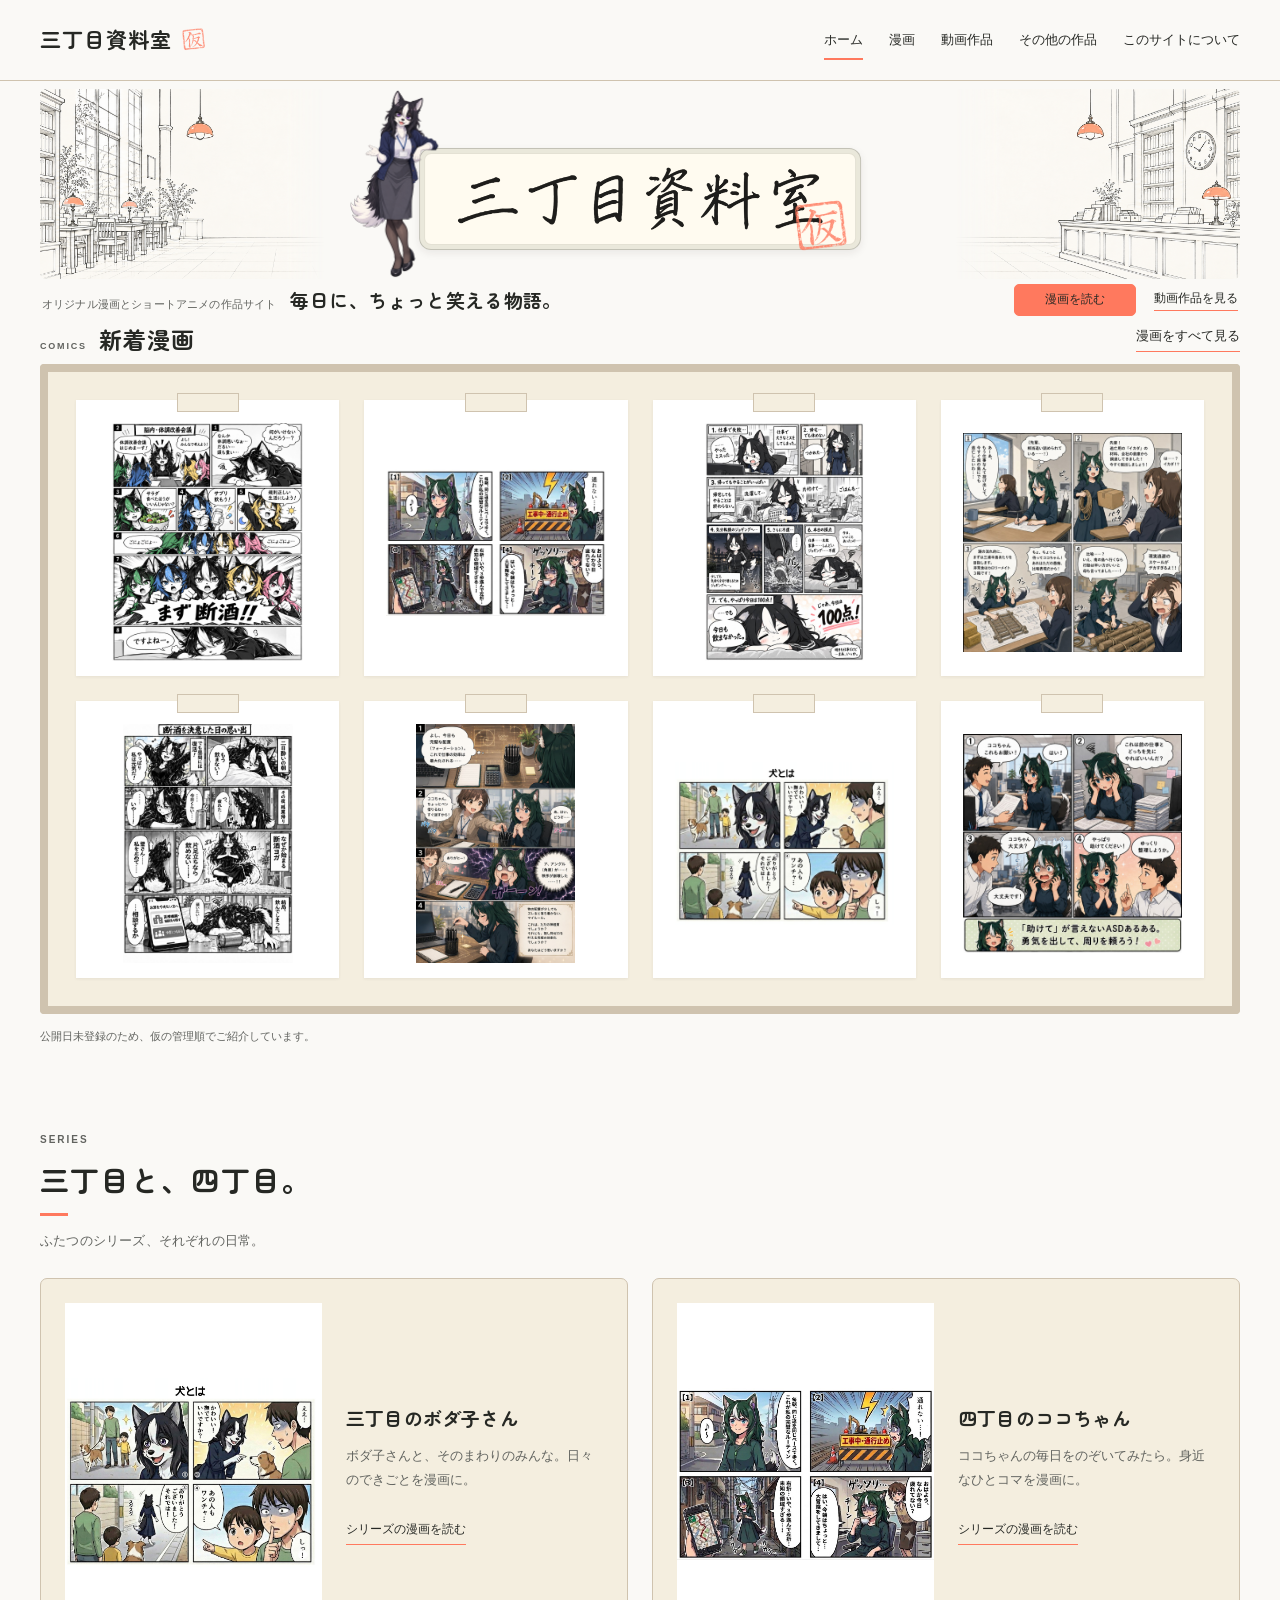
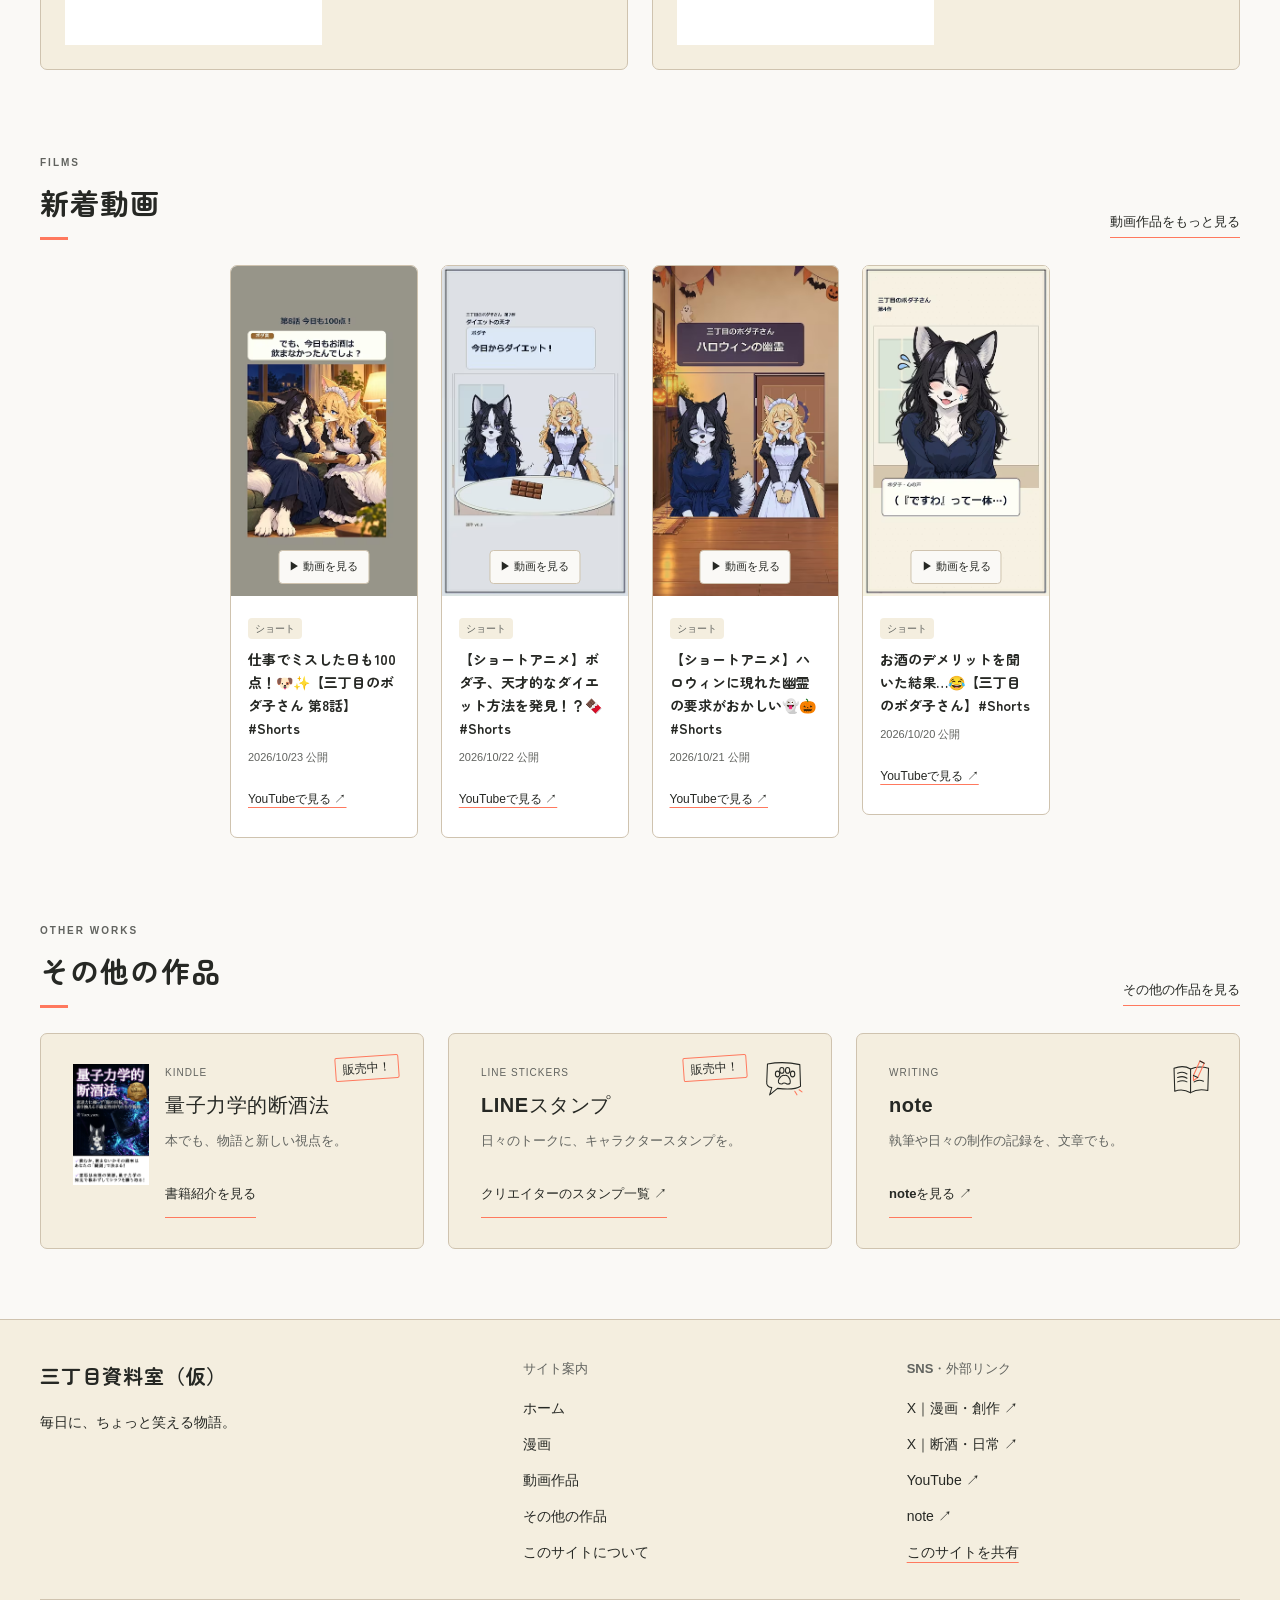
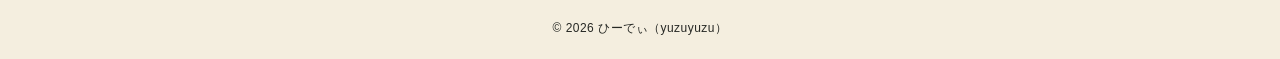
<file: index.html>
<!doctype html>
<html lang="ja"><head><meta charset="utf-8"><meta name="viewport" content="width=device-width,initial-scale=1"><meta name="color-scheme" content="light"><meta name="description" content="オリジナル漫画とショートアニメの作品サイト、三丁目資料室（仮）。"><title>三丁目資料室（仮）</title><link rel="stylesheet" href="assets/style.css"><link rel="stylesheet" href="assets/portfolio-v4.css"><link rel="stylesheet" href="assets/title-header.css"><link rel="stylesheet" href="assets/compact.css"><link rel="stylesheet" href="assets/title-density.css"><link rel="stylesheet" href="assets/lineart.css"><link rel="stylesheet" href="assets/palette.css"><link rel="stylesheet" href="assets/stamp.css"><link rel="stylesheet" href="assets/contents.css"><link rel="stylesheet" href="assets/finish.css"><link rel="stylesheet" href="assets/additions.css"><link rel="stylesheet" href="assets/title-image.css"><link rel="stylesheet" href="assets/site-share.css"><script type="module" src="assets/app.js"></script>
<!-- SNS sharing metadata: static HTML; no JavaScript required. -->
<link rel="canonical" href="https://pshg9519-cloud.github.io/sanchome-shiryoshitsu/">
<meta property="og:title" content="三丁目資料室（仮）｜オリジナル漫画とショートアニメ">
<meta property="og:type" content="website">
<meta property="og:description" content="ボダ子さんとココちゃんの漫画やショートアニメを公開中。毎日に、ちょっと笑える物語。">
<meta property="og:url" content="https://pshg9519-cloud.github.io/sanchome-shiryoshitsu/">
<meta property="og:image" content="https://pshg9519-cloud.github.io/sanchome-shiryoshitsu/assets/ogp/sanchome-ogp.jpg">
<meta property="og:image:type" content="image/jpeg">
<meta property="og:image:width" content="1200">
<meta property="og:image:height" content="630">
<meta property="og:image:alt" content="暖かな資料室で案内するボダ子さん、三丁目資料室の手書きタイトルと仮の朱印、漫画のコマ、本とノートパソコンを描いた告知イラスト">
<meta property="og:site_name" content="三丁目資料室（仮）">
<meta property="og:locale" content="ja_JP">
<meta name="twitter:card" content="summary_large_image">
<meta name="twitter:title" content="三丁目資料室（仮）｜オリジナル漫画とショートアニメ">
<meta name="twitter:description" content="ボダ子さんとココちゃんの漫画やショートアニメを公開中。毎日に、ちょっと笑える物語。">
<meta name="twitter:image" content="https://pshg9519-cloud.github.io/sanchome-shiryoshitsu/assets/ogp/sanchome-ogp.jpg">
<meta name="twitter:image:alt" content="暖かな資料室で案内するボダ子さん、三丁目資料室の手書きタイトルと仮の朱印、漫画のコマ、本とノートパソコンを描いた告知イラスト">
</head>
<body data-page="home"><a class="skip-link" href="#main">本文へ移動</a><header class="site-header" id="header"><div class="header-inner"><a href="index.html" class="brand" aria-label="三丁目資料室（仮） ホーム"><span class="brand-word">三丁目資料室</span><span class="brand-stamp" aria-hidden="true"><img src="assets/header/stamp-kari-coral-transparent.png" alt="" width="1254" height="1254"></span></a><button id="menu-toggle" class="menu-toggle" aria-expanded="false" aria-controls="navigation" aria-label="メニューを開く"><span></span><span></span><span></span></button><nav id="navigation" aria-label="メインナビゲーション"><a href="index.html" data-nav="home">ホーム</a><a href="comics.html" data-nav="comics">漫画</a><a href="videos.html" data-nav="videos">動画作品</a><a href="other-works.html" data-nav="other">その他の作品</a><a href="about.html" data-nav="about">このサイトについて</a></nav></div></header>
<main id="main" tabindex="-1"><p class="loading-note">作品を読み込んでいます。</p></main><footer class="site-footer" aria-label="サイト案内とSNS"></footer><button id="back-top" class="back-top" aria-label="ページの上部へ戻る" hidden>↑</button>
<dialog class="comic-viewer" id="comic-viewer" aria-label="漫画ビューア"><div class="viewer-header"><div class="viewer-caption"><h2 id="viewer-title"></h2><span id="viewer-counter"></span></div><button class="viewer-close" id="viewer-close" aria-label="漫画ビューアを閉じる">閉じる <span aria-hidden="true">×</span></button></div><div class="viewer-stage" id="viewer-stage"><img id="viewer-image" alt="" draggable="false"><p class="viewer-loading" id="viewer-loading">読み込み中</p></div><div class="viewer-footer"><button class="viewer-nav" id="viewer-prev" aria-label="前の作品へ">← <span>前の作品</span></button><div class="zoom-controls"><button id="zoom-out" aria-label="漫画を縮小する">−</button><output id="zoom-value" aria-live="polite">100%</output><button id="zoom-in" aria-label="漫画を拡大する">＋</button><button id="zoom-fit">全体表示</button></div><button class="viewer-nav" id="viewer-next" aria-label="次の作品へ"><span>次の作品</span> →</button></div><p class="viewer-hint">拡大するとドラッグで移動できます。スマートフォンでは2本指で拡大・縮小できます。</p></dialog>
<dialog class="video-dialog" id="video-dialog" aria-labelledby="video-title"><div class="dialog-heading"><h2 id="video-title">動画作品</h2><button id="video-close" aria-label="動画を閉じる">閉じる ×</button></div><div id="video-player"></div><p class="small-note">再生はプレーヤーの再生ボタンから。再生できない場合は、下のYouTubeリンクでご覧ください。</p><div id="video-links"></div></dialog><dialog class="info-dialog" id="info-dialog" aria-labelledby="info-title"><h2 id="info-title"></h2><p>このページは準備中です。</p><button id="info-close" class="button button-primary">閉じる</button></dialog><noscript>この試作品の一覧・ビューアにはJavaScriptが必要です。</noscript></body></html>
</file>
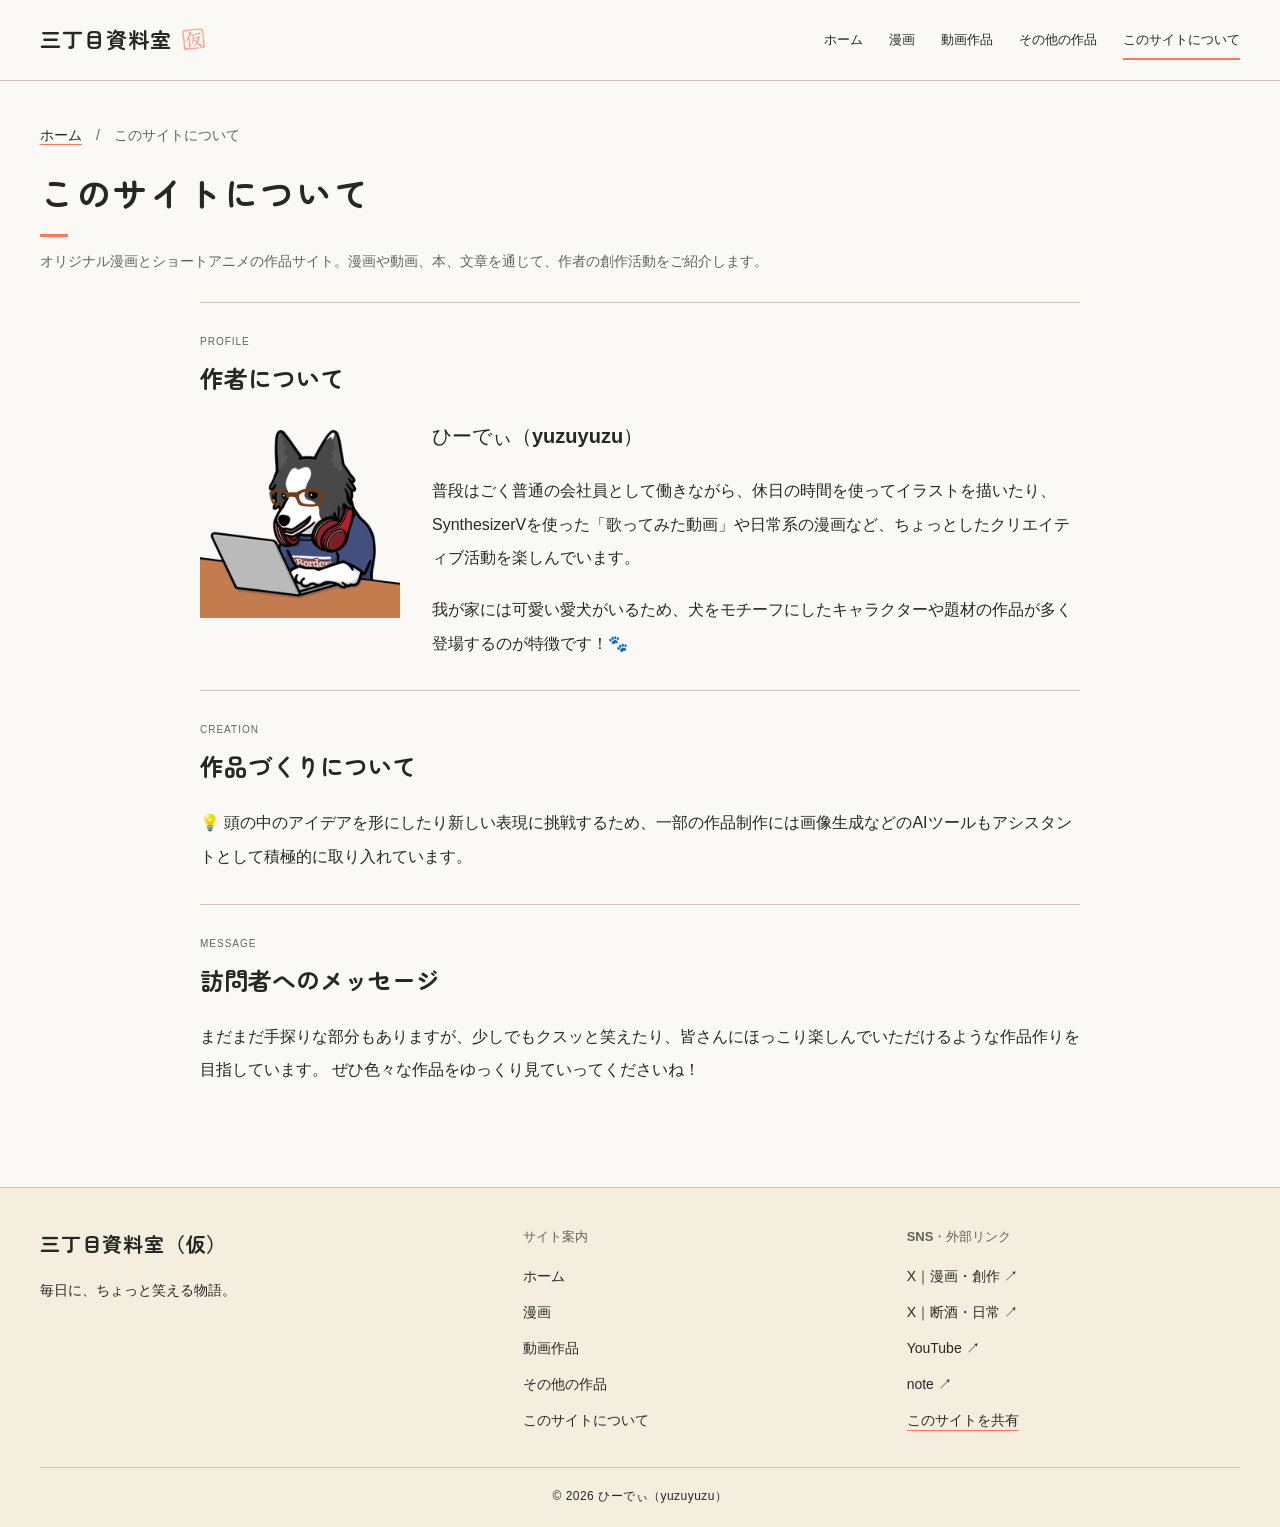
<file: about.html>
<!doctype html>
<html lang="ja"><head><meta charset="utf-8"><meta name="viewport" content="width=device-width,initial-scale=1"><meta name="color-scheme" content="light"><meta name="description" content="オリジナル漫画とショートアニメの作品サイト、三丁目資料室（仮）。"><title>このサイトについて｜三丁目資料室（仮）</title><link rel="stylesheet" href="assets/style.css"><link rel="stylesheet" href="assets/portfolio-v4.css"><link rel="stylesheet" href="assets/palette.css"><link rel="stylesheet" href="assets/stamp.css"><link rel="stylesheet" href="assets/contents.css"><link rel="stylesheet" href="assets/finish.css"><link rel="stylesheet" href="assets/additions.css"><link rel="stylesheet" href="assets/site-share.css"><script type="module" src="assets/app.js"></script>
<!-- SNS sharing metadata: static HTML; no JavaScript required. -->
<link rel="canonical" href="https://pshg9519-cloud.github.io/sanchome-shiryoshitsu/about.html">
<meta property="og:title" content="このサイトについて｜三丁目資料室（仮）">
<meta property="og:type" content="website">
<meta property="og:description" content="三丁目資料室（仮）の作品と、作者ひーでぃ（yuzuyuzu）の創作活動についてご紹介します。">
<meta property="og:url" content="https://pshg9519-cloud.github.io/sanchome-shiryoshitsu/about.html">
<meta property="og:image" content="https://pshg9519-cloud.github.io/sanchome-shiryoshitsu/assets/ogp/sanchome-ogp.jpg">
<meta property="og:image:type" content="image/jpeg">
<meta property="og:image:width" content="1200">
<meta property="og:image:height" content="630">
<meta property="og:image:alt" content="暖かな資料室で案内するボダ子さん、三丁目資料室の手書きタイトルと仮の朱印、漫画のコマ、本とノートパソコンを描いた告知イラスト">
<meta property="og:site_name" content="三丁目資料室（仮）">
<meta property="og:locale" content="ja_JP">
<meta name="twitter:card" content="summary_large_image">
<meta name="twitter:title" content="このサイトについて｜三丁目資料室（仮）">
<meta name="twitter:description" content="三丁目資料室（仮）の作品と、作者ひーでぃ（yuzuyuzu）の創作活動についてご紹介します。">
<meta name="twitter:image" content="https://pshg9519-cloud.github.io/sanchome-shiryoshitsu/assets/ogp/sanchome-ogp.jpg">
<meta name="twitter:image:alt" content="暖かな資料室で案内するボダ子さん、三丁目資料室の手書きタイトルと仮の朱印、漫画のコマ、本とノートパソコンを描いた告知イラスト">
</head>
<body data-page="about"><a class="skip-link" href="#main">本文へ移動</a><header class="site-header" id="header"><div class="header-inner"><a href="index.html" class="brand" aria-label="三丁目資料室（仮） ホーム"><span class="brand-word">三丁目資料室</span><span class="brand-stamp" aria-hidden="true"><img src="assets/header/stamp-kari-coral-transparent.png" alt="" width="1254" height="1254"></span></a><button id="menu-toggle" class="menu-toggle" aria-expanded="false" aria-controls="navigation" aria-label="メニューを開く"><span></span><span></span><span></span></button><nav id="navigation" aria-label="メインナビゲーション"><a href="index.html" data-nav="home">ホーム</a><a href="comics.html" data-nav="comics">漫画</a><a href="videos.html" data-nav="videos">動画作品</a><a href="other-works.html" data-nav="other">その他の作品</a><a href="about.html" data-nav="about">このサイトについて</a></nav></div></header>
<main id="main" tabindex="-1"><p class="loading-note">作品を読み込んでいます。</p></main><footer class="site-footer" aria-label="サイト案内とSNS"></footer><button id="back-top" class="back-top" aria-label="ページの上部へ戻る" hidden>↑</button>
<dialog class="comic-viewer" id="comic-viewer" aria-label="漫画ビューア"><div class="viewer-header"><div class="viewer-caption"><h2 id="viewer-title"></h2><span id="viewer-counter"></span></div><button class="viewer-close" id="viewer-close" aria-label="漫画ビューアを閉じる">閉じる <span aria-hidden="true">×</span></button></div><div class="viewer-stage" id="viewer-stage"><img id="viewer-image" alt="" draggable="false"><p class="viewer-loading" id="viewer-loading">読み込み中</p></div><div class="viewer-footer"><button class="viewer-nav" id="viewer-prev" aria-label="前の作品へ">← <span>前の作品</span></button><div class="zoom-controls"><button id="zoom-out" aria-label="漫画を縮小する">−</button><output id="zoom-value" aria-live="polite">100%</output><button id="zoom-in" aria-label="漫画を拡大する">＋</button><button id="zoom-fit">全体表示</button></div><button class="viewer-nav" id="viewer-next" aria-label="次の作品へ"><span>次の作品</span> →</button></div><p class="viewer-hint">拡大するとドラッグで移動できます。スマートフォンでは2本指で拡大・縮小できます。</p></dialog>
<dialog class="video-dialog" id="video-dialog" aria-labelledby="video-title"><div class="dialog-heading"><h2 id="video-title">動画作品</h2><button id="video-close" aria-label="動画を閉じる">閉じる ×</button></div><div id="video-player"></div><p class="small-note">再生はプレーヤーの再生ボタンから。再生できない場合は、下のYouTubeリンクでご覧ください。</p><div id="video-links"></div></dialog><dialog class="info-dialog" id="info-dialog" aria-labelledby="info-title"><h2 id="info-title"></h2><p>このページは準備中です。</p><button id="info-close" class="button button-primary">閉じる</button></dialog><noscript>この試作品の一覧・ビューアにはJavaScriptが必要です。</noscript></body></html>
</file>
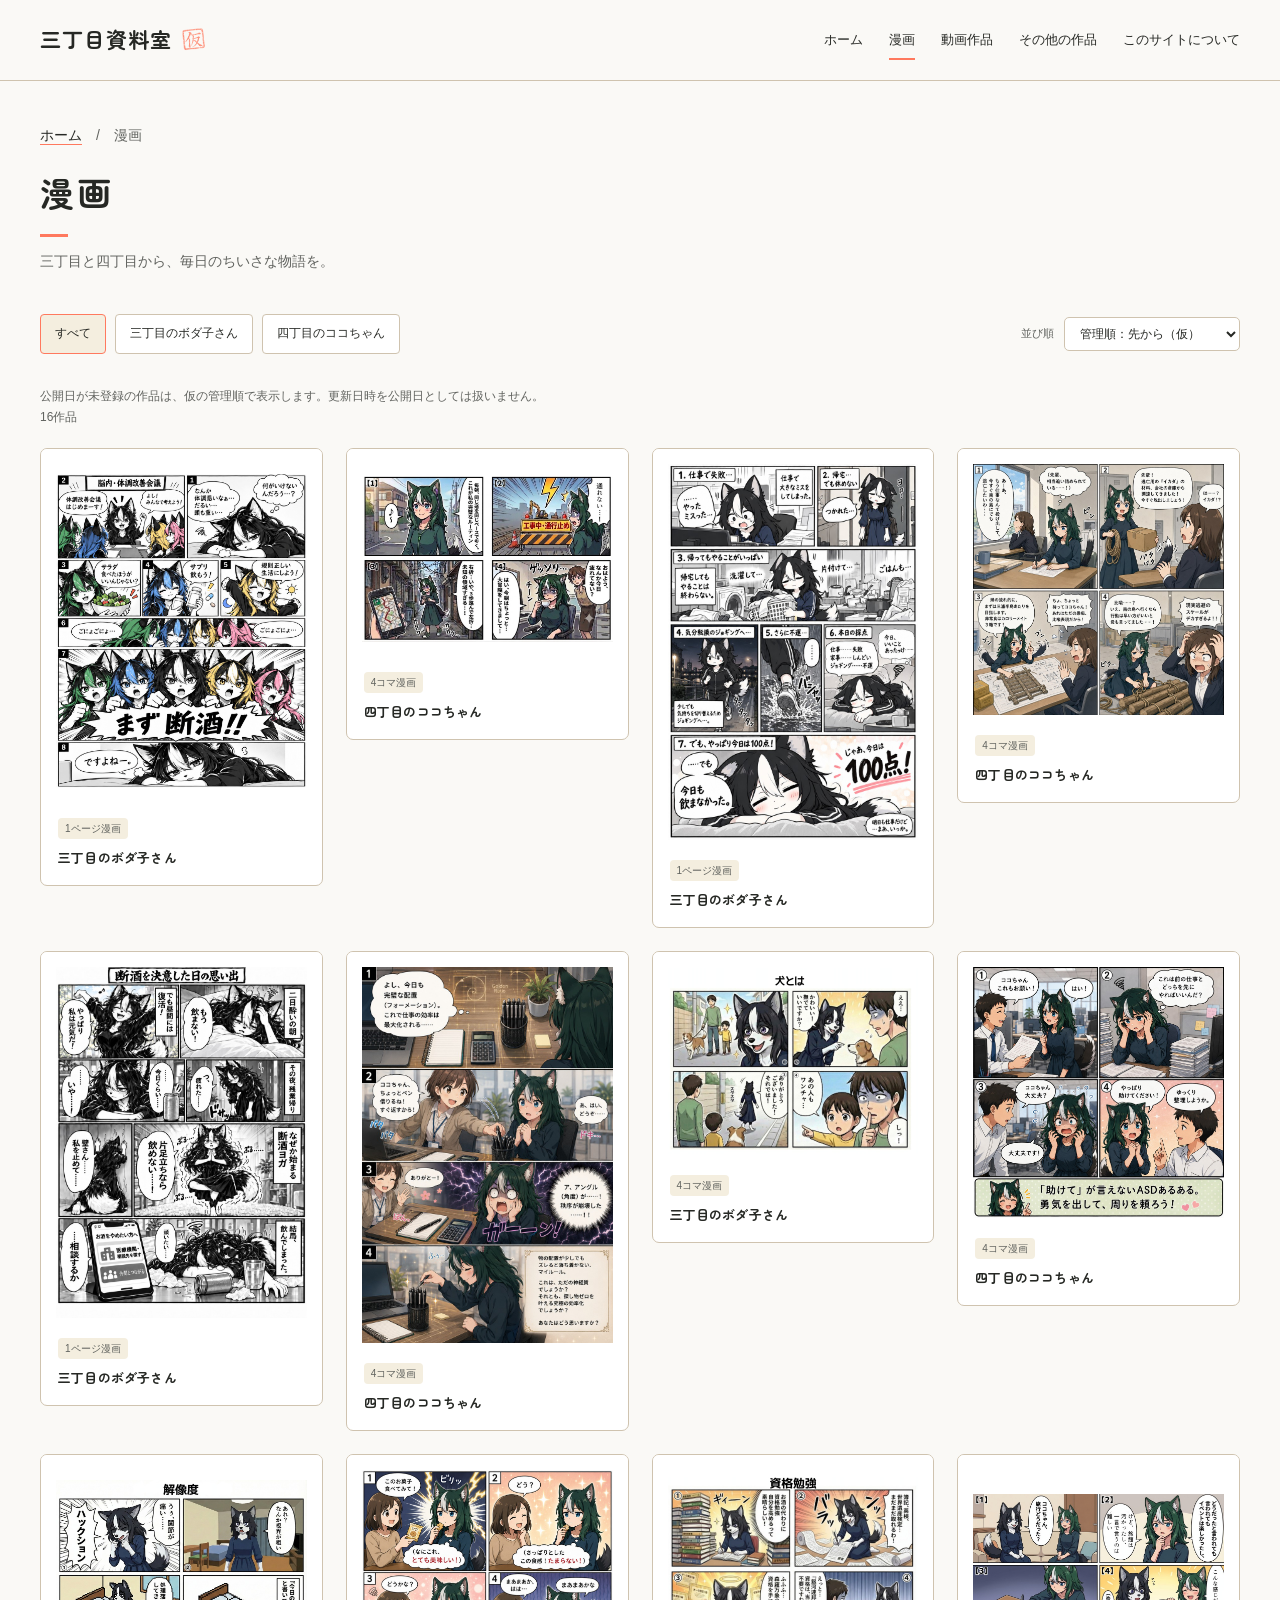
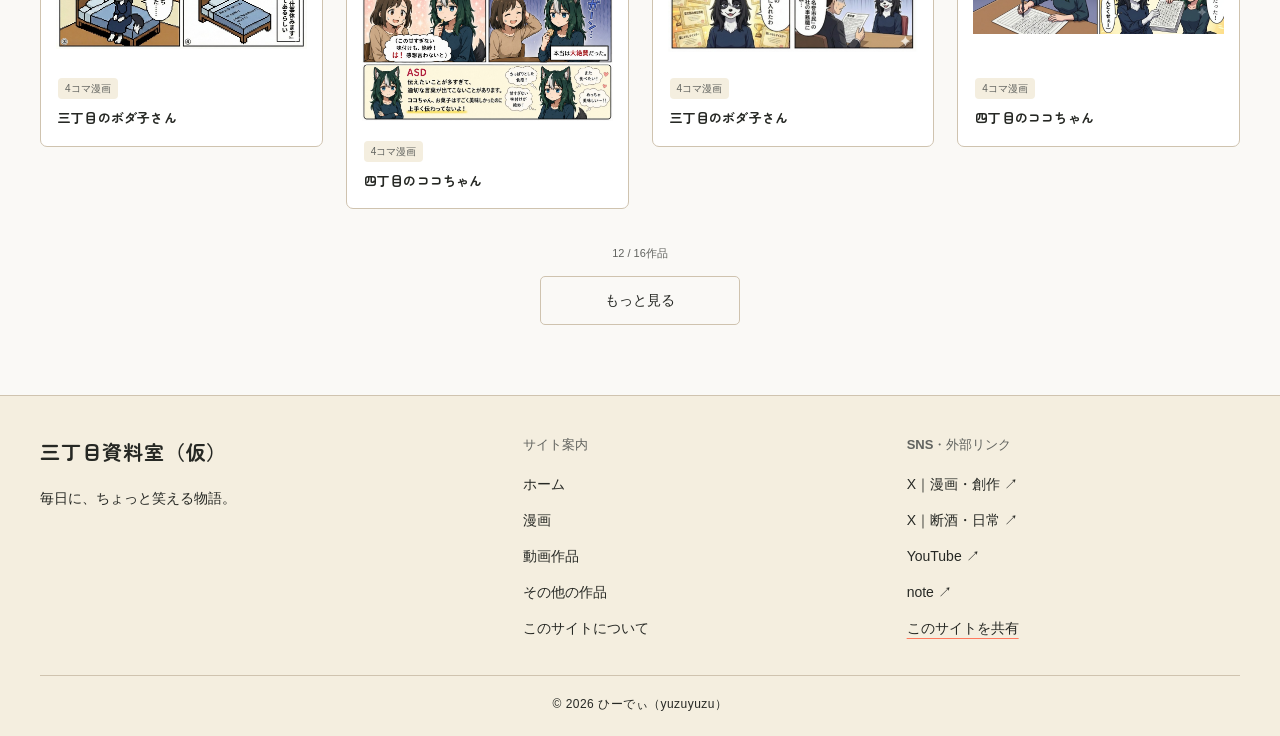
<file: comics.html>
<!doctype html>
<html lang="ja"><head><meta charset="utf-8"><meta name="viewport" content="width=device-width,initial-scale=1"><meta name="color-scheme" content="light"><meta name="description" content="オリジナル漫画とショートアニメの作品サイト、三丁目資料室（仮）。"><title>漫画｜三丁目資料室（仮）</title><link rel="stylesheet" href="assets/style.css"><link rel="stylesheet" href="assets/portfolio-v4.css"><link rel="stylesheet" href="assets/palette.css"><link rel="stylesheet" href="assets/stamp.css"><link rel="stylesheet" href="assets/contents.css"><link rel="stylesheet" href="assets/finish.css"><link rel="stylesheet" href="assets/site-share.css"><script type="module" src="assets/app.js"></script>
<!-- SNS sharing metadata: static HTML; no JavaScript required. -->
<link rel="canonical" href="https://pshg9519-cloud.github.io/sanchome-shiryoshitsu/comics.html">
<meta property="og:title" content="漫画｜三丁目資料室（仮）">
<meta property="og:type" content="website">
<meta property="og:description" content="「三丁目のボダ子さん」「四丁目のココちゃん」の4コマ漫画と1ページ漫画を公開しています。">
<meta property="og:url" content="https://pshg9519-cloud.github.io/sanchome-shiryoshitsu/comics.html">
<meta property="og:image" content="https://pshg9519-cloud.github.io/sanchome-shiryoshitsu/assets/ogp/sanchome-ogp.jpg">
<meta property="og:image:type" content="image/jpeg">
<meta property="og:image:width" content="1200">
<meta property="og:image:height" content="630">
<meta property="og:image:alt" content="暖かな資料室で案内するボダ子さん、三丁目資料室の手書きタイトルと仮の朱印、漫画のコマ、本とノートパソコンを描いた告知イラスト">
<meta property="og:site_name" content="三丁目資料室（仮）">
<meta property="og:locale" content="ja_JP">
<meta name="twitter:card" content="summary_large_image">
<meta name="twitter:title" content="漫画｜三丁目資料室（仮）">
<meta name="twitter:description" content="「三丁目のボダ子さん」「四丁目のココちゃん」の4コマ漫画と1ページ漫画を公開しています。">
<meta name="twitter:image" content="https://pshg9519-cloud.github.io/sanchome-shiryoshitsu/assets/ogp/sanchome-ogp.jpg">
<meta name="twitter:image:alt" content="暖かな資料室で案内するボダ子さん、三丁目資料室の手書きタイトルと仮の朱印、漫画のコマ、本とノートパソコンを描いた告知イラスト">
</head>
<body data-page="comics"><a class="skip-link" href="#main">本文へ移動</a><header class="site-header" id="header"><div class="header-inner"><a href="index.html" class="brand" aria-label="三丁目資料室（仮） ホーム"><span class="brand-word">三丁目資料室</span><span class="brand-stamp" aria-hidden="true"><img src="assets/header/stamp-kari-coral-transparent.png" alt="" width="1254" height="1254"></span></a><button id="menu-toggle" class="menu-toggle" aria-expanded="false" aria-controls="navigation" aria-label="メニューを開く"><span></span><span></span><span></span></button><nav id="navigation" aria-label="メインナビゲーション"><a href="index.html" data-nav="home">ホーム</a><a href="comics.html" data-nav="comics">漫画</a><a href="videos.html" data-nav="videos">動画作品</a><a href="other-works.html" data-nav="other">その他の作品</a><a href="about.html" data-nav="about">このサイトについて</a></nav></div></header>
<main id="main" tabindex="-1"><p class="loading-note">作品を読み込んでいます。</p></main><footer class="site-footer" aria-label="サイト案内とSNS"></footer><button id="back-top" class="back-top" aria-label="ページの上部へ戻る" hidden>↑</button>
<dialog class="comic-viewer" id="comic-viewer" aria-label="漫画ビューア"><div class="viewer-header"><div class="viewer-caption"><h2 id="viewer-title"></h2><span id="viewer-counter"></span></div><button class="viewer-close" id="viewer-close" aria-label="漫画ビューアを閉じる">閉じる <span aria-hidden="true">×</span></button></div><div class="viewer-stage" id="viewer-stage"><img id="viewer-image" alt="" draggable="false"><p class="viewer-loading" id="viewer-loading">読み込み中</p></div><div class="viewer-footer"><button class="viewer-nav" id="viewer-prev" aria-label="前の作品へ">← <span>前の作品</span></button><div class="zoom-controls"><button id="zoom-out" aria-label="漫画を縮小する">−</button><output id="zoom-value" aria-live="polite">100%</output><button id="zoom-in" aria-label="漫画を拡大する">＋</button><button id="zoom-fit">全体表示</button></div><button class="viewer-nav" id="viewer-next" aria-label="次の作品へ"><span>次の作品</span> →</button></div><p class="viewer-hint">拡大するとドラッグで移動できます。スマートフォンでは2本指で拡大・縮小できます。</p></dialog>
<dialog class="video-dialog" id="video-dialog" aria-labelledby="video-title"><div class="dialog-heading"><h2 id="video-title">動画作品</h2><button id="video-close" aria-label="動画を閉じる">閉じる ×</button></div><div id="video-player"></div><p class="small-note">再生はプレーヤーの再生ボタンから。再生できない場合は、下のYouTubeリンクでご覧ください。</p><div id="video-links"></div></dialog><dialog class="info-dialog" id="info-dialog" aria-labelledby="info-title"><h2 id="info-title"></h2><p>このページは準備中です。</p><button id="info-close" class="button button-primary">閉じる</button></dialog><noscript>この試作品の一覧・ビューアにはJavaScriptが必要です。</noscript></body></html>
</file>
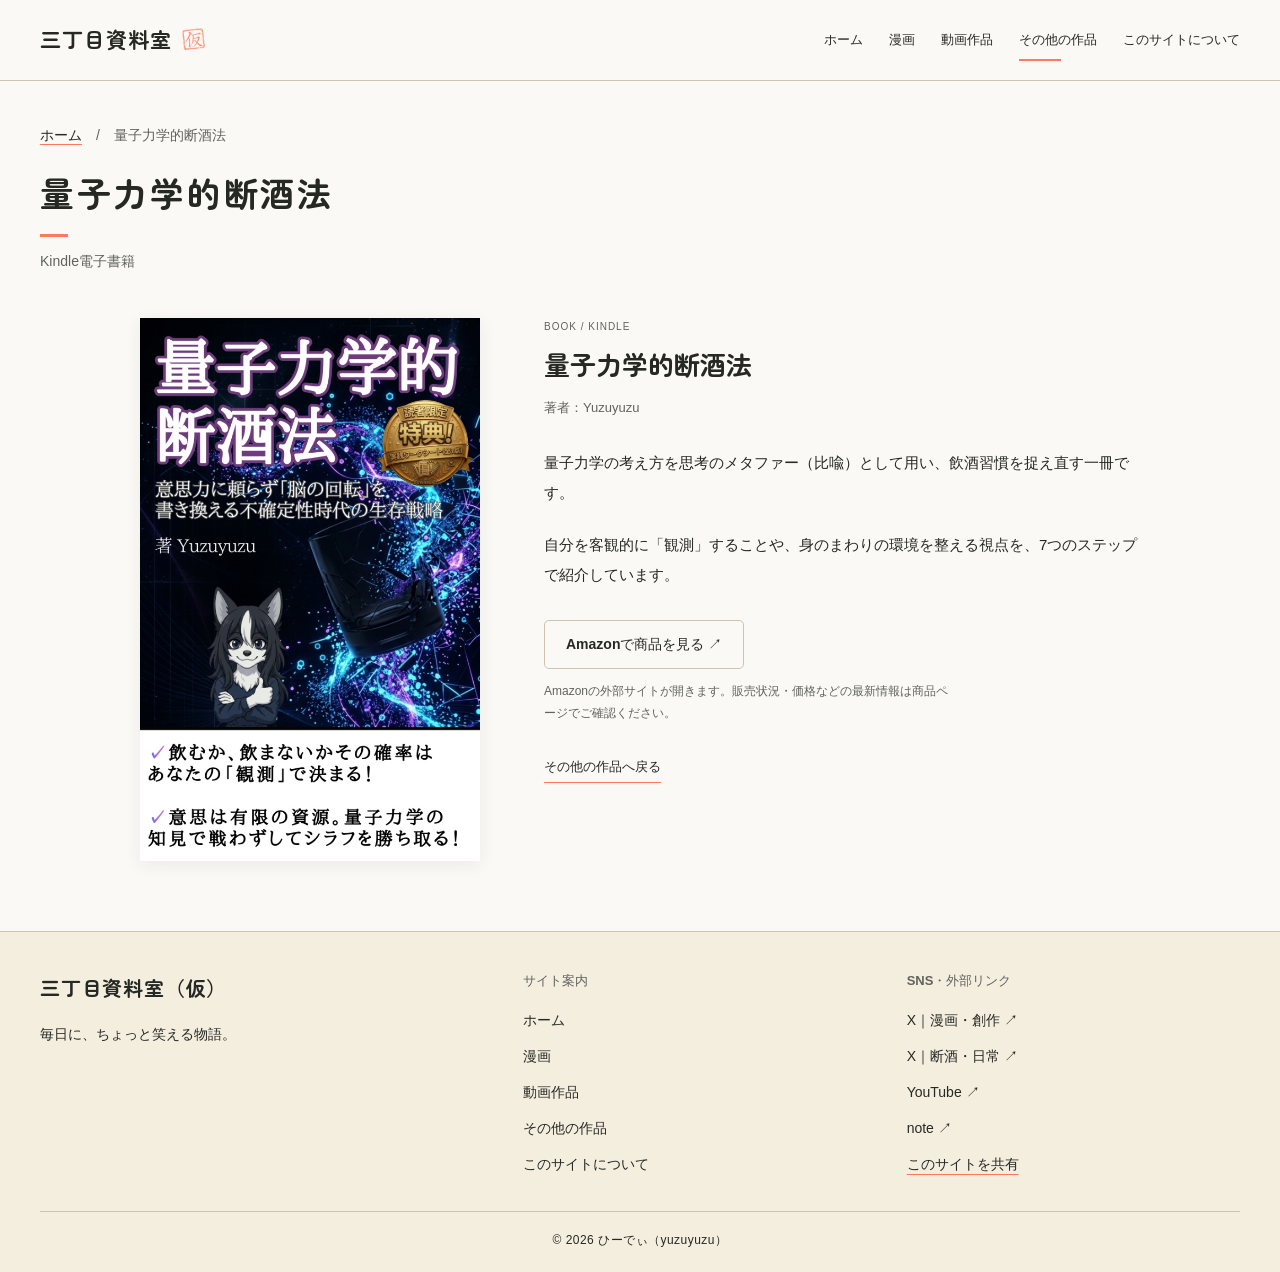
<file: kindle.html>
<!doctype html>
<html lang="ja"><head><meta charset="utf-8"><meta name="viewport" content="width=device-width,initial-scale=1"><meta name="color-scheme" content="light"><meta name="description" content="オリジナル漫画とショートアニメの作品サイト、三丁目資料室（仮）。"><title>量子力学的断酒法｜三丁目資料室（仮）</title><link rel="stylesheet" href="assets/style.css"><link rel="stylesheet" href="assets/portfolio-v4.css"><link rel="stylesheet" href="assets/palette.css"><link rel="stylesheet" href="assets/stamp.css"><link rel="stylesheet" href="assets/contents.css"><link rel="stylesheet" href="assets/finish.css"><link rel="stylesheet" href="assets/site-share.css"><script type="module" src="assets/app.js"></script>
<!-- SNS sharing metadata: static HTML; no JavaScript required. -->
<link rel="canonical" href="https://pshg9519-cloud.github.io/sanchome-shiryoshitsu/kindle.html">
<meta property="og:title" content="量子力学的断酒法｜三丁目資料室（仮）">
<meta property="og:type" content="website">
<meta property="og:description" content="量子力学の考え方を思考のメタファー（比喩）として用い、飲酒習慣を捉え直す一冊。Kindle本『量子力学的断酒法』をご紹介します。">
<meta property="og:url" content="https://pshg9519-cloud.github.io/sanchome-shiryoshitsu/kindle.html">
<meta property="og:image" content="https://pshg9519-cloud.github.io/sanchome-shiryoshitsu/assets/ogp/sanchome-ogp.jpg">
<meta property="og:image:type" content="image/jpeg">
<meta property="og:image:width" content="1200">
<meta property="og:image:height" content="630">
<meta property="og:image:alt" content="暖かな資料室で案内するボダ子さん、三丁目資料室の手書きタイトルと仮の朱印、漫画のコマ、本とノートパソコンを描いた告知イラスト">
<meta property="og:site_name" content="三丁目資料室（仮）">
<meta property="og:locale" content="ja_JP">
<meta name="twitter:card" content="summary_large_image">
<meta name="twitter:title" content="量子力学的断酒法｜三丁目資料室（仮）">
<meta name="twitter:description" content="量子力学の考え方を思考のメタファー（比喩）として用い、飲酒習慣を捉え直す一冊。Kindle本『量子力学的断酒法』をご紹介します。">
<meta name="twitter:image" content="https://pshg9519-cloud.github.io/sanchome-shiryoshitsu/assets/ogp/sanchome-ogp.jpg">
<meta name="twitter:image:alt" content="暖かな資料室で案内するボダ子さん、三丁目資料室の手書きタイトルと仮の朱印、漫画のコマ、本とノートパソコンを描いた告知イラスト">
</head>
<body data-page="kindle"><a class="skip-link" href="#main">本文へ移動</a><header class="site-header" id="header"><div class="header-inner"><a href="index.html" class="brand" aria-label="三丁目資料室（仮） ホーム"><span class="brand-word">三丁目資料室</span><span class="brand-stamp" aria-hidden="true"><img src="assets/header/stamp-kari-coral-transparent.png" alt="" width="1254" height="1254"></span></a><button id="menu-toggle" class="menu-toggle" aria-expanded="false" aria-controls="navigation" aria-label="メニューを開く"><span></span><span></span><span></span></button><nav id="navigation" aria-label="メインナビゲーション"><a href="index.html" data-nav="home">ホーム</a><a href="comics.html" data-nav="comics">漫画</a><a href="videos.html" data-nav="videos">動画作品</a><a href="other-works.html" data-nav="other">その他の作品</a><a href="about.html" data-nav="about">このサイトについて</a></nav></div></header>
<main id="main" tabindex="-1"><p class="loading-note">作品を読み込んでいます。</p></main><footer class="site-footer" aria-label="サイト案内とSNS"></footer><button id="back-top" class="back-top" aria-label="ページの上部へ戻る" hidden>↑</button>
<dialog class="comic-viewer" id="comic-viewer" aria-label="漫画ビューア"><div class="viewer-header"><div class="viewer-caption"><h2 id="viewer-title"></h2><span id="viewer-counter"></span></div><button class="viewer-close" id="viewer-close" aria-label="漫画ビューアを閉じる">閉じる <span aria-hidden="true">×</span></button></div><div class="viewer-stage" id="viewer-stage"><img id="viewer-image" alt="" draggable="false"><p class="viewer-loading" id="viewer-loading">読み込み中</p></div><div class="viewer-footer"><button class="viewer-nav" id="viewer-prev" aria-label="前の作品へ">← <span>前の作品</span></button><div class="zoom-controls"><button id="zoom-out" aria-label="漫画を縮小する">−</button><output id="zoom-value" aria-live="polite">100%</output><button id="zoom-in" aria-label="漫画を拡大する">＋</button><button id="zoom-fit">全体表示</button></div><button class="viewer-nav" id="viewer-next" aria-label="次の作品へ"><span>次の作品</span> →</button></div><p class="viewer-hint">拡大するとドラッグで移動できます。スマートフォンでは2本指で拡大・縮小できます。</p></dialog>
<dialog class="video-dialog" id="video-dialog" aria-labelledby="video-title"><div class="dialog-heading"><h2 id="video-title">動画作品</h2><button id="video-close" aria-label="動画を閉じる">閉じる ×</button></div><div id="video-player"></div><p class="small-note">再生はプレーヤーの再生ボタンから。再生できない場合は、下のYouTubeリンクでご覧ください。</p><div id="video-links"></div></dialog><dialog class="info-dialog" id="info-dialog" aria-labelledby="info-title"><h2 id="info-title"></h2><p>このページは準備中です。</p><button id="info-close" class="button button-primary">閉じる</button></dialog><noscript>この試作品の一覧・ビューアにはJavaScriptが必要です。</noscript></body></html>
</file>
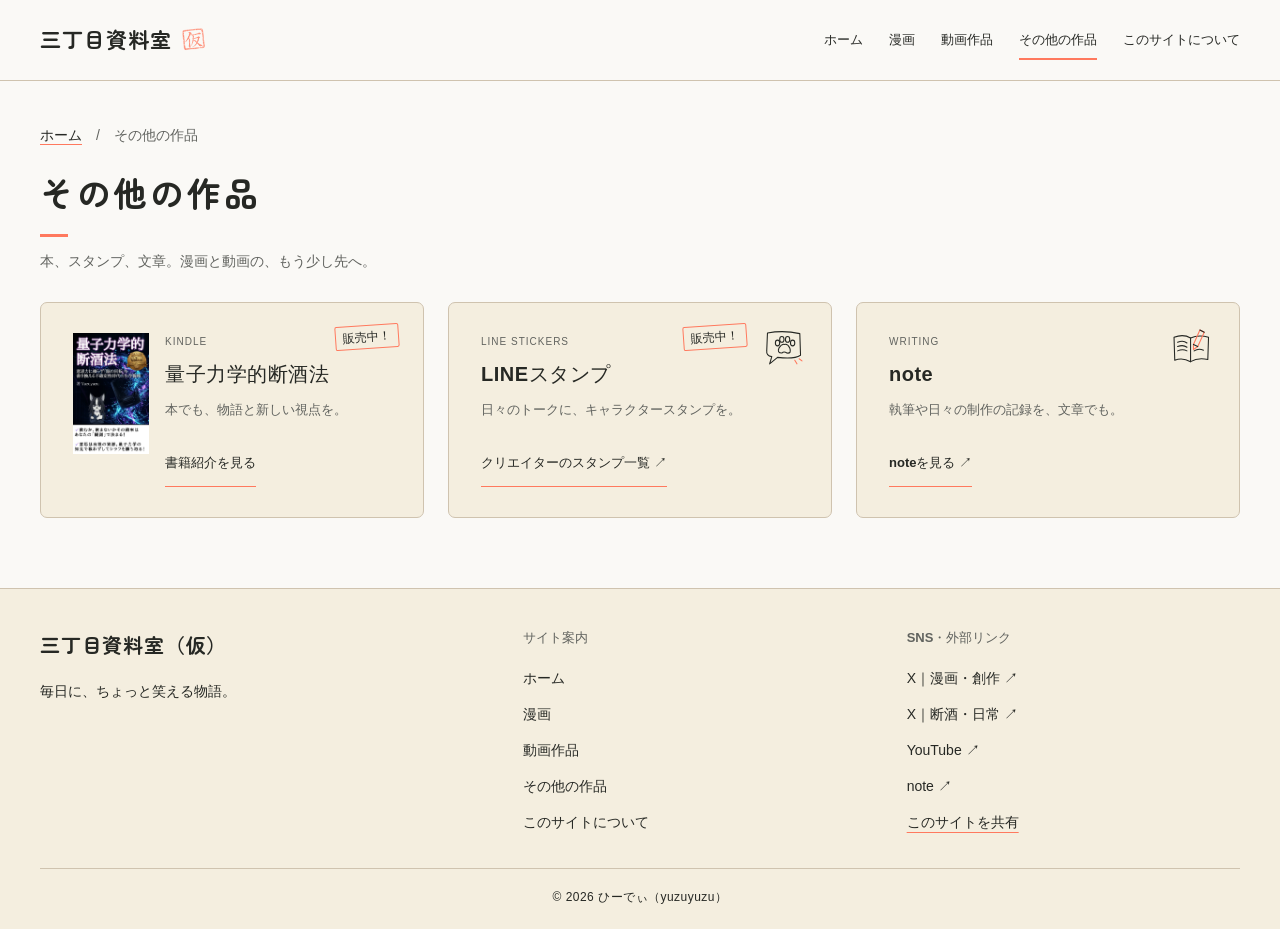
<file: other-works.html>
<!doctype html>
<html lang="ja"><head><meta charset="utf-8"><meta name="viewport" content="width=device-width,initial-scale=1"><meta name="color-scheme" content="light"><meta name="description" content="オリジナル漫画とショートアニメの作品サイト、三丁目資料室（仮）。"><title>その他の作品｜三丁目資料室（仮）</title><link rel="stylesheet" href="assets/style.css"><link rel="stylesheet" href="assets/portfolio-v4.css"><link rel="stylesheet" href="assets/palette.css"><link rel="stylesheet" href="assets/stamp.css"><link rel="stylesheet" href="assets/contents.css"><link rel="stylesheet" href="assets/finish.css"><link rel="stylesheet" href="assets/additions.css"><link rel="stylesheet" href="assets/site-share.css"><script type="module" src="assets/app.js"></script>
<!-- SNS sharing metadata: static HTML; no JavaScript required. -->
<link rel="canonical" href="https://pshg9519-cloud.github.io/sanchome-shiryoshitsu/other-works.html">
<meta property="og:title" content="その他の作品｜三丁目資料室（仮）">
<meta property="og:type" content="website">
<meta property="og:description" content="Kindle本『量子力学的断酒法』、LINEスタンプ、noteなど、漫画と動画以外の作品・活動をご紹介します。">
<meta property="og:url" content="https://pshg9519-cloud.github.io/sanchome-shiryoshitsu/other-works.html">
<meta property="og:image" content="https://pshg9519-cloud.github.io/sanchome-shiryoshitsu/assets/ogp/sanchome-ogp.jpg">
<meta property="og:image:type" content="image/jpeg">
<meta property="og:image:width" content="1200">
<meta property="og:image:height" content="630">
<meta property="og:image:alt" content="暖かな資料室で案内するボダ子さん、三丁目資料室の手書きタイトルと仮の朱印、漫画のコマ、本とノートパソコンを描いた告知イラスト">
<meta property="og:site_name" content="三丁目資料室（仮）">
<meta property="og:locale" content="ja_JP">
<meta name="twitter:card" content="summary_large_image">
<meta name="twitter:title" content="その他の作品｜三丁目資料室（仮）">
<meta name="twitter:description" content="Kindle本『量子力学的断酒法』、LINEスタンプ、noteなど、漫画と動画以外の作品・活動をご紹介します。">
<meta name="twitter:image" content="https://pshg9519-cloud.github.io/sanchome-shiryoshitsu/assets/ogp/sanchome-ogp.jpg">
<meta name="twitter:image:alt" content="暖かな資料室で案内するボダ子さん、三丁目資料室の手書きタイトルと仮の朱印、漫画のコマ、本とノートパソコンを描いた告知イラスト">
</head>
<body data-page="other"><a class="skip-link" href="#main">本文へ移動</a><header class="site-header" id="header"><div class="header-inner"><a href="index.html" class="brand" aria-label="三丁目資料室（仮） ホーム"><span class="brand-word">三丁目資料室</span><span class="brand-stamp" aria-hidden="true"><img src="assets/header/stamp-kari-coral-transparent.png" alt="" width="1254" height="1254"></span></a><button id="menu-toggle" class="menu-toggle" aria-expanded="false" aria-controls="navigation" aria-label="メニューを開く"><span></span><span></span><span></span></button><nav id="navigation" aria-label="メインナビゲーション"><a href="index.html" data-nav="home">ホーム</a><a href="comics.html" data-nav="comics">漫画</a><a href="videos.html" data-nav="videos">動画作品</a><a href="other-works.html" data-nav="other">その他の作品</a><a href="about.html" data-nav="about">このサイトについて</a></nav></div></header>
<main id="main" tabindex="-1"><p class="loading-note">作品を読み込んでいます。</p></main><footer class="site-footer" aria-label="サイト案内とSNS"></footer><button id="back-top" class="back-top" aria-label="ページの上部へ戻る" hidden>↑</button>
<dialog class="comic-viewer" id="comic-viewer" aria-label="漫画ビューア"><div class="viewer-header"><div class="viewer-caption"><h2 id="viewer-title"></h2><span id="viewer-counter"></span></div><button class="viewer-close" id="viewer-close" aria-label="漫画ビューアを閉じる">閉じる <span aria-hidden="true">×</span></button></div><div class="viewer-stage" id="viewer-stage"><img id="viewer-image" alt="" draggable="false"><p class="viewer-loading" id="viewer-loading">読み込み中</p></div><div class="viewer-footer"><button class="viewer-nav" id="viewer-prev" aria-label="前の作品へ">← <span>前の作品</span></button><div class="zoom-controls"><button id="zoom-out" aria-label="漫画を縮小する">−</button><output id="zoom-value" aria-live="polite">100%</output><button id="zoom-in" aria-label="漫画を拡大する">＋</button><button id="zoom-fit">全体表示</button></div><button class="viewer-nav" id="viewer-next" aria-label="次の作品へ"><span>次の作品</span> →</button></div><p class="viewer-hint">拡大するとドラッグで移動できます。スマートフォンでは2本指で拡大・縮小できます。</p></dialog>
<dialog class="video-dialog" id="video-dialog" aria-labelledby="video-title"><div class="dialog-heading"><h2 id="video-title">動画作品</h2><button id="video-close" aria-label="動画を閉じる">閉じる ×</button></div><div id="video-player"></div><p class="small-note">再生はプレーヤーの再生ボタンから。再生できない場合は、下のYouTubeリンクでご覧ください。</p><div id="video-links"></div></dialog><dialog class="info-dialog" id="info-dialog" aria-labelledby="info-title"><h2 id="info-title"></h2><p>このページは準備中です。</p><button id="info-close" class="button button-primary">閉じる</button></dialog><noscript>この試作品の一覧・ビューアにはJavaScriptが必要です。</noscript></body></html>
</file>
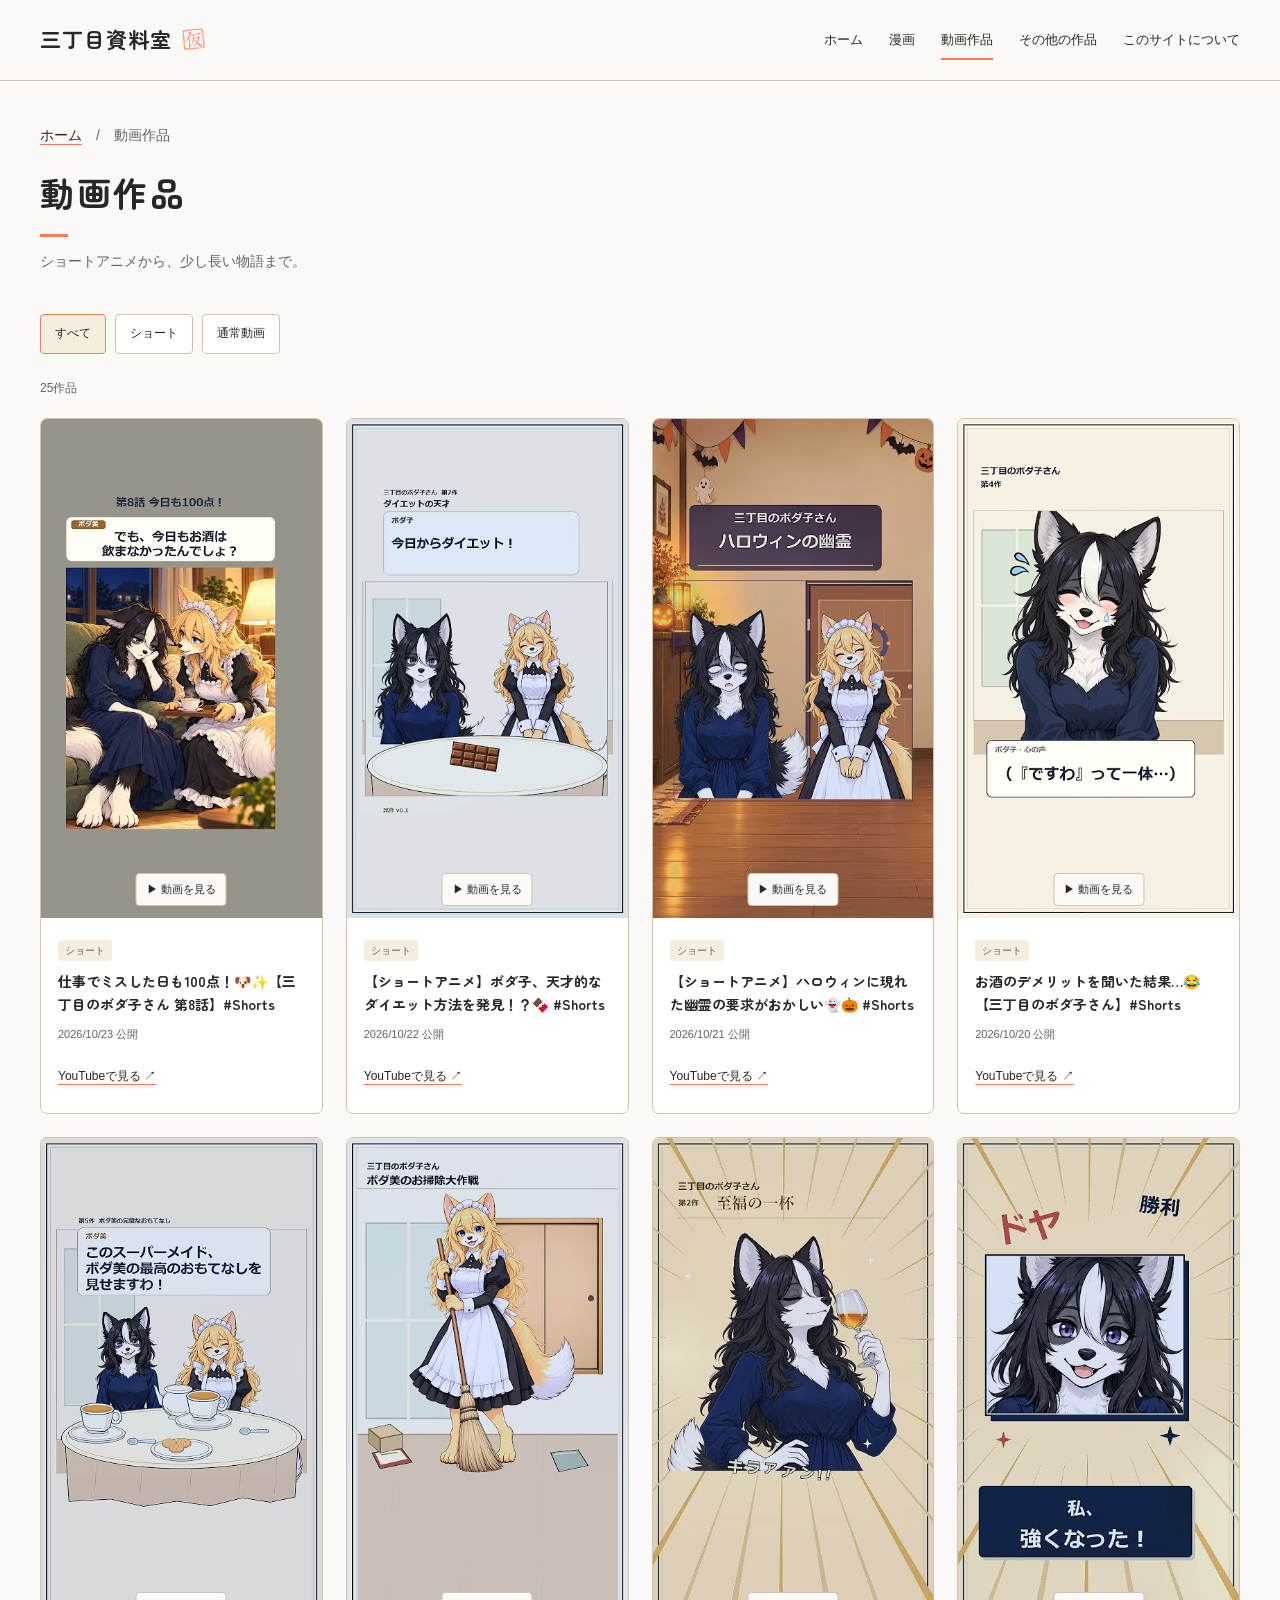
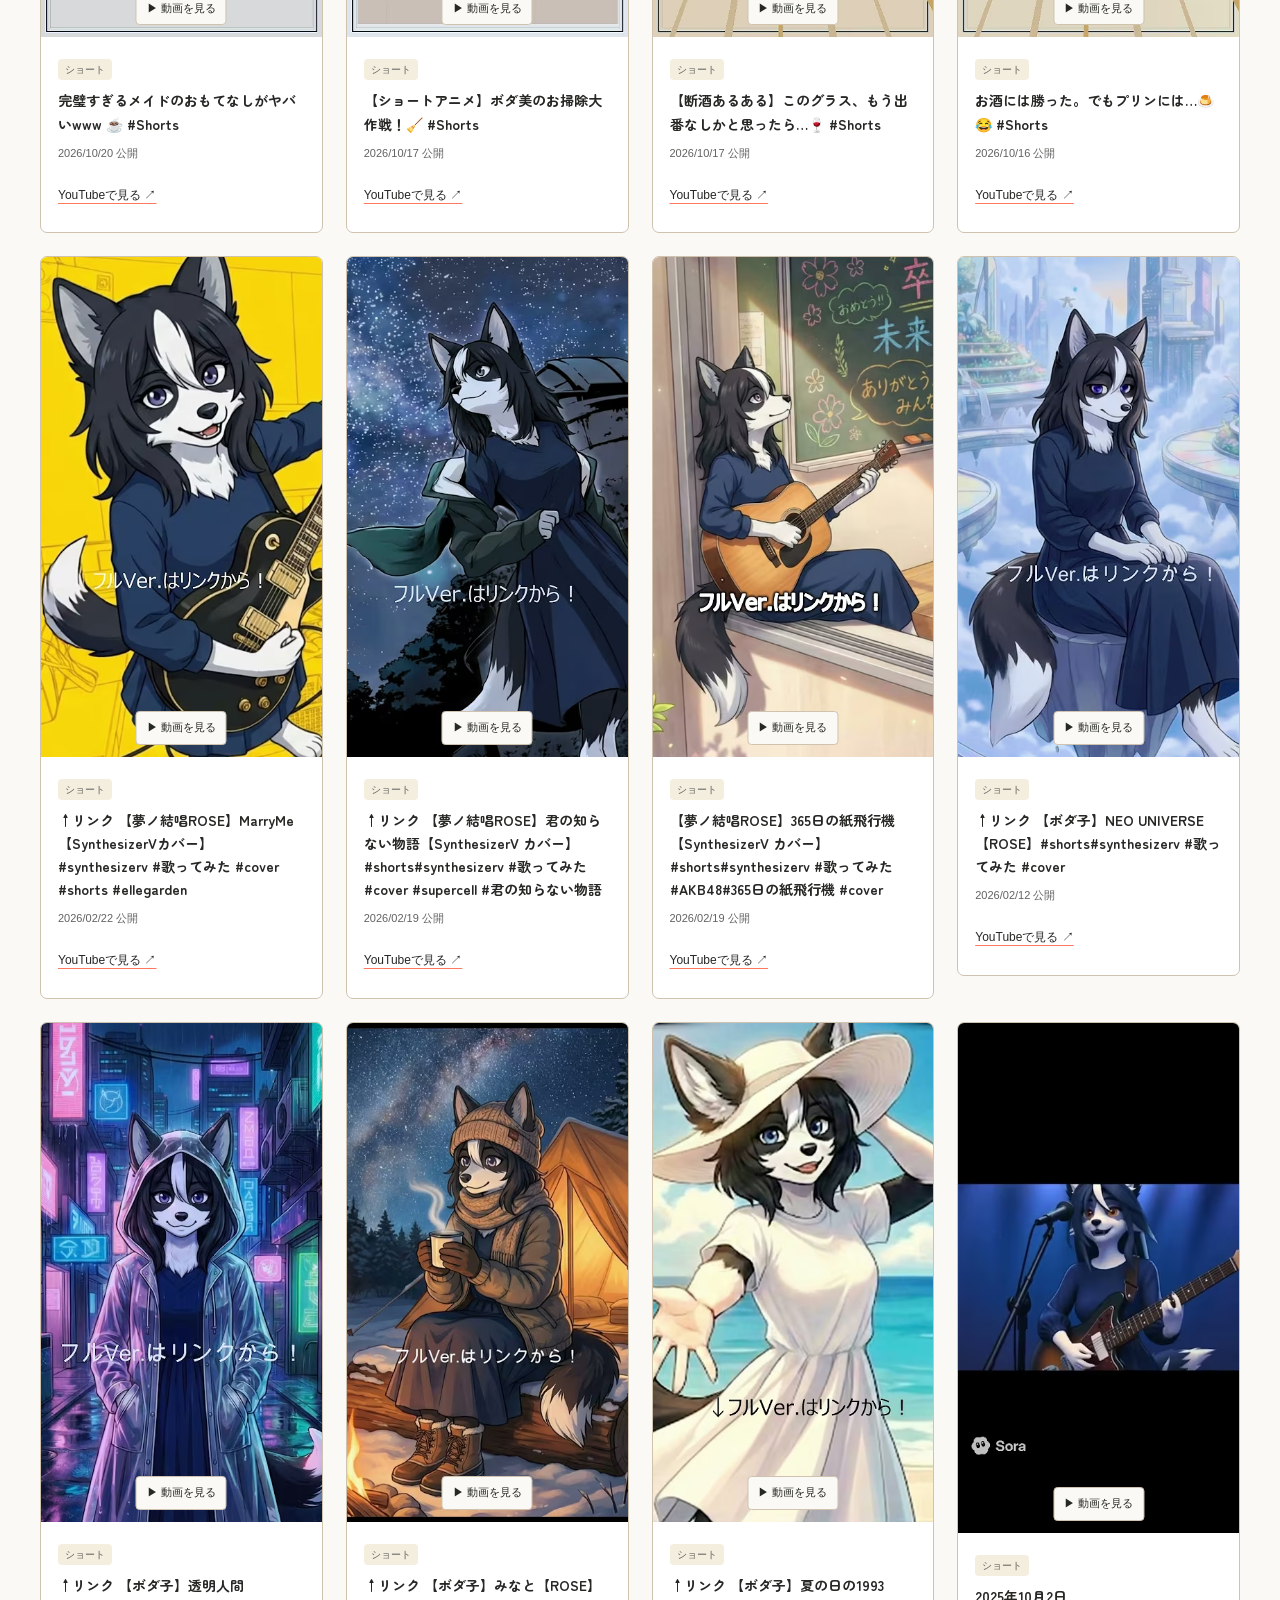
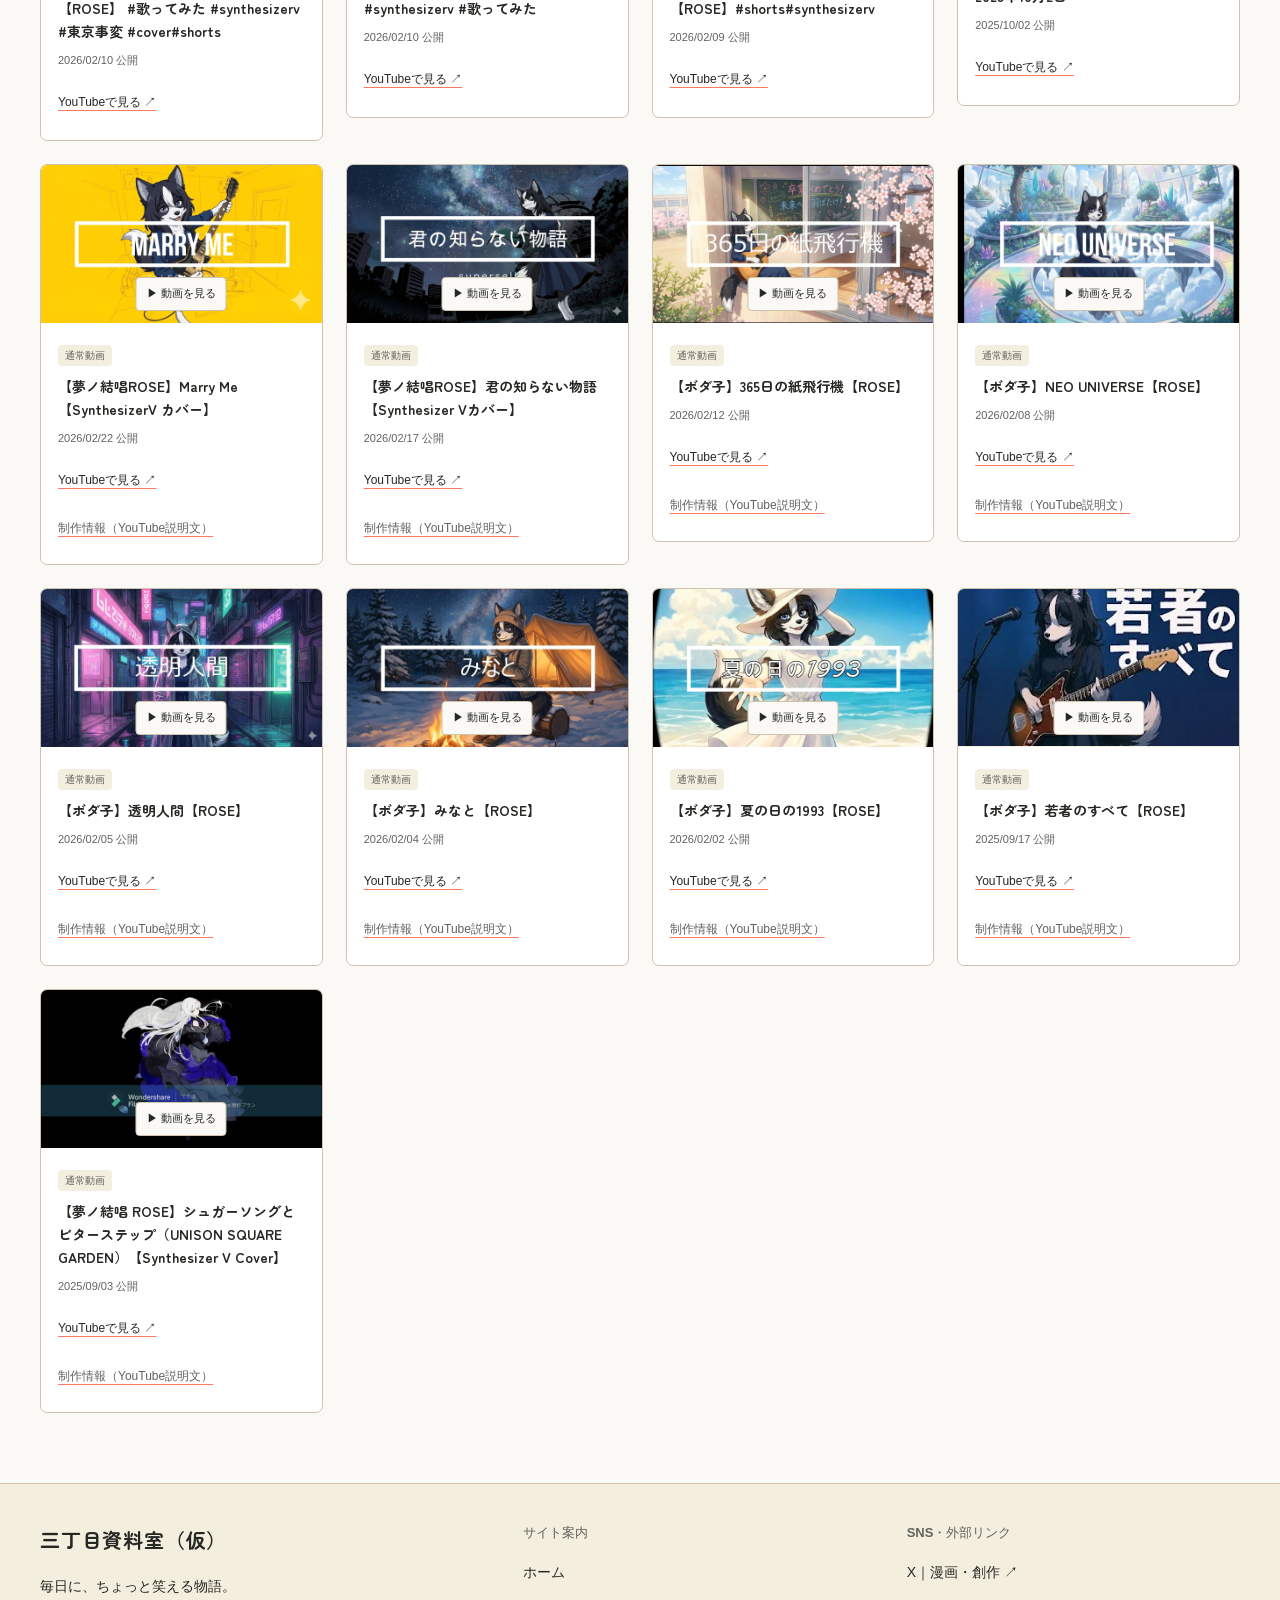
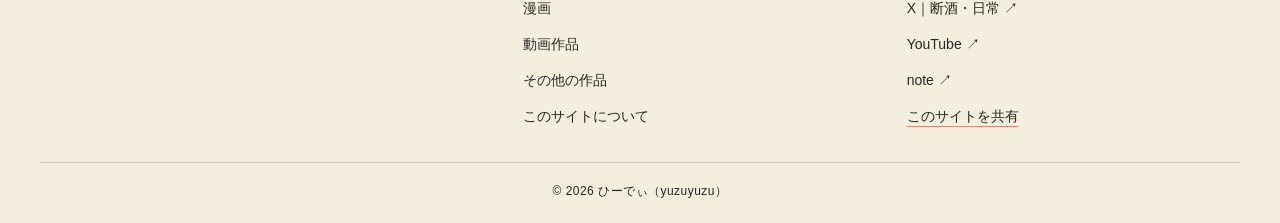
<file: videos.html>
<!doctype html>
<html lang="ja"><head><meta charset="utf-8"><meta name="viewport" content="width=device-width,initial-scale=1"><meta name="color-scheme" content="light"><meta name="description" content="オリジナル漫画とショートアニメの作品サイト、三丁目資料室（仮）。"><title>動画作品｜三丁目資料室（仮）</title><link rel="stylesheet" href="assets/style.css"><link rel="stylesheet" href="assets/portfolio-v4.css"><link rel="stylesheet" href="assets/palette.css"><link rel="stylesheet" href="assets/stamp.css"><link rel="stylesheet" href="assets/contents.css"><link rel="stylesheet" href="assets/finish.css"><link rel="stylesheet" href="assets/site-share.css"><script type="module" src="assets/app.js"></script>
<!-- SNS sharing metadata: static HTML; no JavaScript required. -->
<link rel="canonical" href="https://pshg9519-cloud.github.io/sanchome-shiryoshitsu/videos.html">
<meta property="og:title" content="動画作品｜三丁目資料室（仮）">
<meta property="og:type" content="website">
<meta property="og:description" content="ボダ子さんたちのショートアニメや、SynthesizerVによる歌唱カバーなどの動画作品をご紹介します。">
<meta property="og:url" content="https://pshg9519-cloud.github.io/sanchome-shiryoshitsu/videos.html">
<meta property="og:image" content="https://pshg9519-cloud.github.io/sanchome-shiryoshitsu/assets/ogp/sanchome-ogp.jpg">
<meta property="og:image:type" content="image/jpeg">
<meta property="og:image:width" content="1200">
<meta property="og:image:height" content="630">
<meta property="og:image:alt" content="暖かな資料室で案内するボダ子さん、三丁目資料室の手書きタイトルと仮の朱印、漫画のコマ、本とノートパソコンを描いた告知イラスト">
<meta property="og:site_name" content="三丁目資料室（仮）">
<meta property="og:locale" content="ja_JP">
<meta name="twitter:card" content="summary_large_image">
<meta name="twitter:title" content="動画作品｜三丁目資料室（仮）">
<meta name="twitter:description" content="ボダ子さんたちのショートアニメや、SynthesizerVによる歌唱カバーなどの動画作品をご紹介します。">
<meta name="twitter:image" content="https://pshg9519-cloud.github.io/sanchome-shiryoshitsu/assets/ogp/sanchome-ogp.jpg">
<meta name="twitter:image:alt" content="暖かな資料室で案内するボダ子さん、三丁目資料室の手書きタイトルと仮の朱印、漫画のコマ、本とノートパソコンを描いた告知イラスト">
</head>
<body data-page="videos"><a class="skip-link" href="#main">本文へ移動</a><header class="site-header" id="header"><div class="header-inner"><a href="index.html" class="brand" aria-label="三丁目資料室（仮） ホーム"><span class="brand-word">三丁目資料室</span><span class="brand-stamp" aria-hidden="true"><img src="assets/header/stamp-kari-coral-transparent.png" alt="" width="1254" height="1254"></span></a><button id="menu-toggle" class="menu-toggle" aria-expanded="false" aria-controls="navigation" aria-label="メニューを開く"><span></span><span></span><span></span></button><nav id="navigation" aria-label="メインナビゲーション"><a href="index.html" data-nav="home">ホーム</a><a href="comics.html" data-nav="comics">漫画</a><a href="videos.html" data-nav="videos">動画作品</a><a href="other-works.html" data-nav="other">その他の作品</a><a href="about.html" data-nav="about">このサイトについて</a></nav></div></header>
<main id="main" tabindex="-1"><p class="loading-note">作品を読み込んでいます。</p></main><footer class="site-footer" aria-label="サイト案内とSNS"></footer><button id="back-top" class="back-top" aria-label="ページの上部へ戻る" hidden>↑</button>
<dialog class="comic-viewer" id="comic-viewer" aria-label="漫画ビューア"><div class="viewer-header"><div class="viewer-caption"><h2 id="viewer-title"></h2><span id="viewer-counter"></span></div><button class="viewer-close" id="viewer-close" aria-label="漫画ビューアを閉じる">閉じる <span aria-hidden="true">×</span></button></div><div class="viewer-stage" id="viewer-stage"><img id="viewer-image" alt="" draggable="false"><p class="viewer-loading" id="viewer-loading">読み込み中</p></div><div class="viewer-footer"><button class="viewer-nav" id="viewer-prev" aria-label="前の作品へ">← <span>前の作品</span></button><div class="zoom-controls"><button id="zoom-out" aria-label="漫画を縮小する">−</button><output id="zoom-value" aria-live="polite">100%</output><button id="zoom-in" aria-label="漫画を拡大する">＋</button><button id="zoom-fit">全体表示</button></div><button class="viewer-nav" id="viewer-next" aria-label="次の作品へ"><span>次の作品</span> →</button></div><p class="viewer-hint">拡大するとドラッグで移動できます。スマートフォンでは2本指で拡大・縮小できます。</p></dialog>
<dialog class="video-dialog" id="video-dialog" aria-labelledby="video-title"><div class="dialog-heading"><h2 id="video-title">動画作品</h2><button id="video-close" aria-label="動画を閉じる">閉じる ×</button></div><div id="video-player"></div><p class="small-note">再生はプレーヤーの再生ボタンから。再生できない場合は、下のYouTubeリンクでご覧ください。</p><div id="video-links"></div></dialog><dialog class="info-dialog" id="info-dialog" aria-labelledby="info-title"><h2 id="info-title"></h2><p>このページは準備中です。</p><button id="info-close" class="button button-primary">閉じる</button></dialog><noscript>この試作品の一覧・ビューアにはJavaScriptが必要です。</noscript></body></html>
</file>
<file: assets/style.css>
@font-face{font-family:"Zen Maru Gothic";src:url("fonts/ZenMaruGothic-Bold.ttf") format("truetype");font-style:normal;font-weight:700;font-display:swap}
:root{--paper:#FAF9F6;--white:#fff;--ink:#262824;--accent:#FF795E;--peach:#FFF0E8;--muted:#6d7068;--line:#e7e6df;--round:"Zen Maru Gothic","HG丸ｺﾞｼｯｸM-PRO","Hiragino Maru Gothic ProN","Yu Gothic","Meiryo",sans-serif;font-family:"Yu Gothic UI","Yu Gothic","Meiryo",sans-serif;color:var(--ink);background:var(--paper);font-synthesis:none;color-scheme:light}*{box-sizing:border-box}body{margin:0;font-size:16px;line-height:1.75}button,input,select{font:inherit}button,a{-webkit-tap-highlight-color:transparent}a{color:inherit;text-decoration:none}button{color:inherit;cursor:pointer}button:disabled{cursor:default;opacity:.4}button:focus-visible,a:focus-visible,select:focus-visible{outline:3px solid #aa4933;outline-offset:5px}img{max-width:100%;display:block}h1,h2,h3,p{margin:0}h1,h2,h3{font-family:var(--round);font-weight:700;line-height:1.55}button{border:0}button,[role=button]{touch-action:manipulation}[hidden]{display:none!important}.skip-link{position:fixed;left:12px;top:-100px;background:white;padding:12px;z-index:1000}.skip-link:focus{top:12px}.site-header{position:sticky;top:0;z-index:20;background:rgba(250,249,246,.97);border-bottom:1px solid var(--line);transition:transform .18s ease}.site-header.header-away{transform:translateY(-105%)}.header-inner{max-width:1240px;margin:auto;min-height:86px;padding:12px 32px;display:flex;align-items:center;justify-content:space-between;gap:24px}.brand{position:relative;display:inline-flex;align-items:center;gap:8px;white-space:nowrap}.brand-word{font-family:var(--round);font-size:22px;font-weight:700;letter-spacing:.05em}.brand-stamp{display:inline-grid;place-items:center;width:27px;height:29px;color:#b34732;border:1.5px solid #b34732;line-height:1;font-family:var(--round);font-size:18px;transform:rotate(-6deg);border-radius:3px}.site-header nav{display:flex;align-items:center;gap:27px;font-size:13px;font-weight:600}.site-header nav a{position:relative;padding:10px 0}.site-header nav a[aria-current=page]::after{content:"";position:absolute;bottom:1px;left:50%;width:5px;height:5px;border-radius:50%;background:var(--accent)}.site-header nav button{background:none;display:flex;align-items:center;gap:5px;font-size:12px;color:var(--muted);padding:10px 0}.site-header nav button span{font-size:9px;border:1px solid #dadbd3;border-radius:3px;padding:0 3px;white-space:nowrap}.menu-toggle{display:none}.container{width:min(1176px,calc(100% - 64px));margin-inline:auto}.hero{display:grid;grid-template-columns:1.05fr 1fr;align-items:center;gap:60px;padding-block:60px 72px;min-height:540px}.enamel-logo{position:relative;display:inline-block;padding:19px 48px 26px 26px;border:2px solid #747a6c;border-radius:11px;background:#fffcef;box-shadow:inset 0 0 0 5px #fffcef,inset 0 0 0 6px #c8c9b8,0 4px 0 #e6e4d9;margin-bottom:34px;white-space:nowrap}.enamel-logo::before,.enamel-logo::after{content:"";position:absolute;width:5px;height:5px;border:1px solid #929886;border-radius:50%;background:#dedfcf}.enamel-logo::before{top:10px;left:10px}.enamel-logo::after{bottom:10px;right:10px}.enamel-word{display:block;font-family:var(--round);font-size:clamp(23px,2.5vw,34px);font-weight:700;letter-spacing:.08em;font-stretch:normal;writing-mode:horizontal-tb;line-height:1.25}.enamel-stamp{position:absolute;right:16px;bottom:13px;display:grid;place-items:center;width:30px;height:32px;border:2px solid #ba4933;border-radius:3px;transform:rotate(-7deg);color:#ba4933;font-size:21px;line-height:1;font-family:var(--round)}.hero-description{font-size:13px;letter-spacing:.03em;margin-bottom:13px;color:#666c61}.hero h1{font-size:clamp(28px,3.1vw,42px);line-height:1.65;letter-spacing:.045em}.hero h1 em{font-style:normal;text-decoration:underline;text-decoration-color:#ffd3c5;text-decoration-thickness:9px;text-underline-offset:-4px;text-decoration-skip-ink:none}.hero-actions{display:flex;gap:12px;margin-top:28px}.button{display:inline-flex;justify-content:center;align-items:center;gap:30px;border:1px solid var(--ink);background:var(--white);border-radius:9px;min-height:48px;padding:11px 21px;font-size:14px;font-weight:700;transition:background .15s}.button-primary{background:var(--accent);border-color:var(--accent)}.button-primary:hover{background:#ff8b74}.button-secondary{border-color:#d5d8ce;background:transparent}.button-secondary:hover{background:white}.hero-art{position:relative;min-height:365px;display:grid;grid-template-columns:1fr 1fr;align-items:center;gap:14px;padding:30px 10px}.hero-art::before{content:"";position:absolute;inset:30px 0 10px;background:var(--peach);border-radius:45% 50% 42% 47%;z-index:-1}.hero-work{background:white;border:1px solid #e4e4dc;border-radius:10px;padding:14px 12px 10px;box-shadow:0 8px 18px #393d2610;position:relative}.hero-work:first-child{transform:rotate(-3deg) translateY(-13px)}.hero-work:last-child{transform:rotate(3deg) translateY(26px)}.hero-work::before{content:"";position:absolute;width:51px;height:15px;top:-8px;left:calc(50% - 25px);background:#e5e7c8b8;transform:rotate(-5deg)}.hero-work button{padding:0;background:white;display:grid;place-items:center;width:100%;height:245px}.hero-work img{width:100%;height:100%;object-fit:contain}.hero-work p{font-size:11px;text-align:center;margin-top:9px;color:var(--muted);font-family:var(--round)}.section{padding-block:52px}.section-heading{display:flex;align-items:flex-end;justify-content:space-between;gap:16px;margin-bottom:22px}.section-heading h2,.section-title{font-size:25px;letter-spacing:.04em;position:relative}.section-heading h2::before,.section-title::before{content:"";display:inline-block;width:15px;height:18px;border:1.5px solid #dfb29f;border-radius:2px;background:#fff8ef;margin-right:11px;transform:rotate(-8deg);vertical-align:baseline}.text-link{font-size:13px;font-weight:700;border-bottom:1px solid #b8bbad;white-space:nowrap;padding-bottom:2px}.text-link span{margin-left:12px}.section-note{color:var(--muted);font-size:12px;margin-top:8px}.comic-grid{display:grid;grid-template-columns:repeat(4,minmax(0,1fr));gap:23px;align-items:start}.comic-card{border:1px solid #e8e8e0;border-radius:13px;background:var(--white);overflow:hidden;transition:box-shadow .15s}.comic-card:hover{box-shadow:0 7px 21px #3d40230b}.comic-open{width:100%;background:white;padding:15px;display:block;text-align:left}.comic-art{display:grid;place-items:center;min-width:0;aspect-ratio:4/3;background:#fff}.comic-art.portrait{aspect-ratio:3/4}.comic-art img{width:100%;height:100%;object-fit:contain;max-height:100%}.comic-card-body{padding:0 17px 17px}.kind-label{display:inline-block;font-size:10px;line-height:1.7;background:#f3f3ed;border-radius:4px;padding:2px 7px;color:#61675a;margin-bottom:9px}.comic-card h3{font-size:13px;font-weight:600;letter-spacing:.015em}.comic-card .published{font-size:11px;color:var(--muted);margin-top:6px}.compact-empty{border:1px dashed #d9d9cd;background:#fffdfa;padding:29px 32px;border-radius:13px;display:flex;gap:19px;align-items:center}.play-mark{display:grid;place-items:center;flex:none;width:49px;height:49px;border-radius:13px;border:1px solid #e6d2c4;background:#fff6ee;color:#b0856a}.play-mark::before{content:"";display:block;width:0;height:0;border-top:8px solid transparent;border-bottom:8px solid transparent;border-left:12px solid currentColor;margin-left:4px}.compact-empty h3{font-size:15px}.compact-empty p{font-size:12px;color:var(--muted);margin-top:3px}.series-section{background:#f0f0e9;border-block:1px solid #e8e9df;margin-top:28px;padding-block:58px 64px}.series-grid{display:grid;grid-template-columns:1fr 1fr;gap:26px;margin-top:26px}.series-card{display:grid;grid-template-columns:1fr 1fr;gap:22px;align-items:center;padding:25px;background:white;border-radius:13px;border:1px solid #e4e5db}.series-card:nth-child(2){background:#fffdfb}.series-image{display:grid;place-items:center;background:white;height:210px;min-width:0}.series-image img{width:100%;height:100%;object-fit:contain}.series-copy .series-kicker{font-size:10px;letter-spacing:.13em;color:#9b745d;margin-bottom:8px}.series-card h3{font-size:18px;line-height:1.65}.series-card p{font-size:12px;color:var(--muted);margin:12px 0 20px}.series-card a{font-size:12px}.elsewhere{display:flex;align-items:center;justify-content:space-between;gap:26px;padding-block:47px}.elsewhere h2{font-size:16px}.elsewhere p{font-size:12px;color:var(--muted);margin-top:4px}.elsewhere-links{display:flex;gap:32px}.elsewhere-links a{font-size:13px;font-weight:600}.site-footer{border-top:1px solid var(--line);padding:38px 0 22px}.footer-inner{width:min(1176px,calc(100% - 64px));margin:auto;display:flex;justify-content:space-between;align-items:center;gap:26px}.footer-name{font-family:var(--round);font-size:17px;font-weight:700;letter-spacing:.04em}.site-footer p{font-size:11px;color:var(--muted);margin-top:8px}.footer-links{display:flex;gap:25px;font-size:12px}.site-footer .copyright{font-size:10px;text-align:center;margin-top:30px;letter-spacing:.04em}.back-top{position:fixed;right:21px;bottom:20px;z-index:15;width:44px;height:44px;border-radius:50%;border:1px solid #d4d7ca;background:#fff;color:#626c58;box-shadow:0 3px 10px #3331;font-size:21px}.page-intro{padding-block:56px 28px}.page-intro h1{font-size:32px;letter-spacing:.08em;margin-bottom:12px}.page-intro>p{font-size:14px;color:var(--muted)}.page-breadcrumb{font-size:11px;color:var(--muted);margin-bottom:19px}.filters-row{display:flex;justify-content:space-between;align-items:center;gap:18px;flex-wrap:wrap;padding-block:12px 24px}.filter-tabs{display:flex;gap:9px;flex-wrap:wrap}.filter-tabs button{background:white;border:1px solid #dddeda;padding:8px 15px;border-radius:30px;font-size:12px}.filter-tabs button[aria-pressed=true]{background:var(--ink);color:white;border-color:var(--ink)}.sort-label{display:flex;align-items:center;gap:10px;font-size:11px;color:var(--muted)}select{border:1px solid #dfe0d6;border-radius:5px;background:#fff;padding:8px 11px;font-size:12px;color:var(--ink);max-width:100%}.gallery-count{font-size:12px;color:var(--muted);margin-bottom:19px}.gallery-section{padding-bottom:70px}.more-wrap{text-align:center;margin-top:35px}.more-wrap p{font-size:11px;color:var(--muted);margin-bottom:12px}.more-button{min-width:200px}.large-empty{border:1px dashed #d8dbcf;border-radius:15px;min-height:320px;display:grid;place-content:center;justify-items:center;text-align:center;padding:40px;background:#fffdfa;margin:15px 0 45px}.large-empty h2{font-size:20px;margin-top:20px}.large-empty p{font-size:13px;color:var(--muted);margin-top:10px}.loading-note,.load-error{padding:80px 32px;text-align:center}.video-grid{display:grid;grid-template-columns:repeat(4,minmax(0,1fr));gap:23px;align-items:start}.video-card{border:1px solid var(--line);background:white;border-radius:12px;overflow:hidden}.video-open{display:block;width:100%;background:white;padding:0}.video-thumbnail{display:grid;place-items:center;position:relative;aspect-ratio:16/9;background:#f0f0e8}.video-card.short .video-thumbnail{aspect-ratio:9/16}.video-thumbnail img{width:100%;height:100%;object-fit:contain}.video-thumbnail .play-mark{position:absolute;background:#fffdf5e8}.video-meta{padding:17px}.video-meta h3{font-size:14px}.video-links{display:flex;gap:14px;font-size:12px;margin-top:12px}.small-note{font-size:12px;color:var(--muted)}dialog{padding:0}.comic-viewer{position:fixed;inset:0;width:100%;height:100%;max-width:none;max-height:none;border:0;background:#252824;color:#f7f8f0;overflow:hidden}.comic-viewer[open]{display:grid;grid-template-rows:auto minmax(0,1fr) auto auto}.comic-viewer::backdrop{background:#252824}.viewer-header{display:flex;justify-content:space-between;align-items:center;padding:15px 25px;gap:16px;border-bottom:1px solid #ffffff18}.viewer-caption{display:flex;align-items:center;gap:18px}.viewer-caption h2{font-size:14px;font-family:inherit;line-height:1.4}.viewer-caption span{font-size:11px;color:#b8bdb3;white-space:nowrap}.viewer-close{background:transparent;color:#f7f8f0;display:flex;align-items:center;gap:16px;font-size:12px;padding:7px 10px}.viewer-close span{font-size:25px}.viewer-stage{position:relative;min-height:0;overflow:hidden;touch-action:none;user-select:none;cursor:default}.viewer-stage.zoomed{cursor:grab}.viewer-stage.dragging{cursor:grabbing}.viewer-stage>img{position:absolute;top:50%;left:50%;max-width:none;pointer-events:none;transform-origin:center;will-change:transform;user-select:none;-webkit-user-drag:none;visibility:hidden}.viewer-loading{position:absolute;inset:0;display:grid;place-items:center;font-size:13px;color:#d0d4c8}.viewer-footer{display:flex;align-items:center;justify-content:space-between;gap:10px;padding:11px 28px 7px;border-top:1px solid #ffffff18}.viewer-footer button{background:#373d32;color:#f7f8f0;border:1px solid #5a6252;border-radius:6px;min-width:40px;min-height:40px;font-size:13px;padding:6px 12px}.viewer-nav{white-space:nowrap}.zoom-controls{display:flex;align-items:center;gap:9px}.zoom-controls output{font-size:12px;min-width:47px;text-align:center}.viewer-hint{font-size:10px;color:#aeb7a4;text-align:center;padding:2px 15px 12px}.info-dialog{width:min(430px,calc(100% - 40px));border:1px solid var(--line);border-radius:15px;padding:32px;background:var(--paper);color:var(--ink)}.info-dialog h2{font-size:21px}.info-dialog p{font-size:14px;margin:14px 0 25px}.info-dialog::backdrop,.video-dialog::backdrop{background:#252824b8}.video-dialog{width:min(1000px,calc(100% - 32px));max-height:94vh;overflow:auto;background:var(--paper);border:0;border-radius:12px;padding:21px}.dialog-heading{display:flex;justify-content:space-between;align-items:center;gap:15px;margin-bottom:18px}.dialog-heading h2{font-size:19px}.dialog-heading button{background:transparent;font-size:12px;white-space:nowrap}.video-dialog iframe{width:100%;aspect-ratio:16/9;border:0;display:block;background:#262824}.video-dialog.short iframe{aspect-ratio:9/16;max-height:70vh;width:auto;margin:auto;max-width:100%}.video-dialog .small-note{margin-top:15px}#video-links{display:flex;gap:20px;font-size:13px;margin-top:13px}@media(min-width:1400px){.hero{gap:100px}}@media(max-width:1040px){.site-header nav{gap:17px}.site-header nav button{font-size:11px}.header-inner{gap:18px}.brand-word{font-size:20px}.hero{gap:30px}.comic-grid,.video-grid{gap:17px}.series-card{gap:14px;padding:18px}.series-card h3{font-size:16px}}@media(max-width:850px){.header-inner{min-height:74px;padding-inline:24px}.site-header nav{gap:15px}.site-header nav button span{display:none}.site-header nav a,.site-header nav button{font-size:11px}.hero{gap:20px;padding-block:40px;min-height:480px}.hero-art{padding-inline:0;gap:10px}.hero-work{padding:9px}.hero-work button{height:205px}.hero-work p{font-size:9px}.enamel-logo{padding:17px 44px 24px 21px}.enamel-word{font-size:25px}.hero h1{font-size:28px}.hero-description{font-size:11px}.hero-actions{gap:9px}.hero-actions .button{font-size:12px;padding:10px 14px;gap:15px}.comic-grid,.video-grid{grid-template-columns:repeat(3,minmax(0,1fr))}.series-card{grid-template-columns:1fr}.series-copy p{min-height:42px}.series-image{height:180px}.section{padding-block:38px}}@media(max-width:660px){.container{width:calc(100% - 36px)}.header-inner{min-height:66px;padding:10px 18px}.brand-word{font-size:20px}.brand-stamp{width:24px;height:26px;font-size:16px}.menu-toggle{display:flex;flex-direction:column;justify-content:center;gap:5px;width:40px;height:40px;background:transparent;padding:9px;z-index:1}.menu-toggle span{height:1.5px;background:var(--ink);display:block;width:22px}.site-header nav{display:none;position:absolute;top:100%;left:0;right:0;background:var(--paper);border-bottom:1px solid var(--line);padding:12px 22px 25px;box-shadow:0 10px 15px #5551}.site-header nav.is-open{display:flex;flex-direction:column;align-items:stretch;gap:0}.site-header nav a,.site-header nav button{font-size:14px;padding:12px 0;text-align:left;justify-content:space-between}.site-header nav button span{display:inline-block}.site-header nav a[aria-current=page]::after{left:auto;right:2px;top:23px}.hero{grid-template-columns:1fr;gap:18px;padding-block:35px 35px;min-height:0}.hero-copy{text-align:center}.enamel-logo{margin-bottom:28px;padding:18px 47px 25px 24px}.enamel-word{font-size:29px}.hero-description{font-size:11px;letter-spacing:0}.hero h1{font-size:29px;letter-spacing:.04em}.hero-actions{justify-content:center;margin-top:24px}.hero-actions .button{min-height:45px;padding:10px 19px;gap:20px;font-size:12px}.hero-art{width:min(380px,100%);margin:auto;min-height:280px;padding:15px 13px 20px;gap:16px}.hero-work button{height:185px}.hero-work p{font-size:9px}.hero-work:first-child{transform:rotate(-3deg) translateY(-1px)}.hero-work:last-child{transform:rotate(3deg) translateY(11px)}.hero-art::before{inset:7px 0 0}.section{padding-block:30px}.section-heading{gap:9px;margin-bottom:18px}.section-heading h2,.section-title{font-size:21px}.section-note{font-size:10px;line-height:1.8}.text-link{font-size:11px}.text-link span{margin-left:6px}.comic-grid,.video-grid{grid-template-columns:repeat(2,minmax(0,1fr));gap:13px}.comic-open{padding:10px}.comic-card-body{padding:0 10px 11px}.comic-card{border-radius:10px}.comic-card h3{font-size:10px;line-height:1.6}.kind-label{font-size:9px;margin-bottom:7px;padding:1px 6px}.compact-empty{padding:22px 18px;gap:13px}.compact-empty h3{font-size:13px}.compact-empty p{font-size:11px}.play-mark{width:40px;height:40px}.series-section{padding-block:35px 40px;margin-top:15px}.series-grid{gap:14px;margin-top:21px}.series-card{padding:12px;gap:12px;border-radius:10px}.series-image{height:140px}.series-card h3{font-size:13px;line-height:1.7}.series-card p{font-size:11px;margin:8px 0 12px;min-height:66px}.series-copy .series-kicker{font-size:9px;margin:0 0 5px}.series-card a{font-size:10px}.elsewhere{align-items:flex-start;flex-direction:column;gap:18px;padding-block:32px}.elsewhere h2{font-size:15px}.elsewhere-links{gap:30px}.footer-inner{width:calc(100% - 36px);flex-direction:column;align-items:flex-start;gap:22px}.footer-name{font-size:16px}.site-footer{padding-top:28px}.site-footer p{font-size:10px}.footer-links{gap:20px}.back-top{width:40px;height:40px;right:14px;bottom:13px}.page-intro{padding-block:31px 21px}.page-intro h1{font-size:28px}.page-intro>p{font-size:12px}.page-breadcrumb{margin-bottom:15px}.filters-row{align-items:flex-start;gap:16px;padding-top:6px}.filter-tabs{gap:7px}.filter-tabs button{font-size:10px;padding:7px 10px}.sort-label{width:100%;justify-content:flex-end;font-size:10px}.sort-label select{font-size:11px;max-width:220px}.gallery-count{font-size:11px;margin-bottom:15px}.gallery-section{padding-bottom:45px}.large-empty{min-height:290px;padding:30px 20px}.large-empty h2{font-size:18px}.large-empty p{font-size:12px}.viewer-header{padding:10px 12px;gap:10px}.viewer-caption{display:block}.viewer-caption h2{font-size:12px;max-width:240px}.viewer-caption span{font-size:10px}.viewer-close{padding:3px 2px;gap:7px;font-size:11px}.viewer-footer{padding:10px 9px 6px;gap:5px}.viewer-footer button{min-width:36px;min-height:40px;padding:6px 9px;font-size:12px}.viewer-nav span{display:none}.zoom-controls{gap:5px}.zoom-controls output{font-size:11px;min-width:40px}.zoom-controls #zoom-fit{font-size:10px;padding-inline:7px}.viewer-hint{font-size:9px;padding:4px 10px 11px}.video-meta{padding:12px}.video-meta h3{font-size:12px}.video-links{font-size:10px;gap:8px}.video-dialog{padding:15px}.dialog-heading h2{font-size:15px}.info-dialog{padding:25px}}@media(prefers-reduced-motion:reduce){*,*::before,*::after{transition:none!important;scroll-behavior:auto!important}}



.series-copy .series-kicker{min-height:0}
</file>
<file: assets/portfolio-v4.css>
:root{--paper:#FAF9F6;--white:#FFFFFF;--ink:#262824;--accent:#FF795E;--peach:#FFF0E8;--muted:#676a64;--line:#e4e3dd;--wood:#8c6c50;--focus:#262824}
body{background:var(--paper);color:var(--ink);line-height:1.8}a,button{transition:color .15s,background-color .15s,border-color .15s}a:hover{color:var(--ink)}a:focus-visible,button:focus-visible,select:focus-visible{outline:2px solid var(--focus);outline-offset:5px}
.container{width:min(1240px,calc(100% - 80px))}.site-header{background:var(--paper);border-bottom:1px solid var(--line)}.header-inner{max-width:1320px;min-height:80px;padding:14px 40px}.brand-word{font-size:21px;letter-spacing:.05em}.brand-stamp{color:#a33f2b;border-color:var(--accent);background:var(--peach);border-radius:1px}.site-header nav{gap:26px;font-size:13px}.site-header nav a,.site-header nav button{color:var(--ink)}.site-header nav a[aria-current=page]::after{left:0;bottom:2px;width:100%;height:2px;border-radius:0;background:var(--accent)}.site-header nav a:hover,.site-header nav button:hover{box-shadow:inset 0 -2px var(--accent)}.site-header nav button span{border:0;padding:0;color:var(--muted);font-size:10px}.section-heading h2::before,.section-title::before{display:none}.button{border-radius:5px;gap:14px;font-size:14px;font-weight:600;box-shadow:none}.button-primary,.button-primary:hover{background:var(--accent);border-color:var(--accent);color:var(--ink)}.button-primary:hover{box-shadow:0 0 0 3px var(--peach)}.text-link{border-bottom:1px solid var(--accent);font-size:13px;font-weight:600;white-space:normal;line-height:1.65;display:inline-block;padding-bottom:4px}.text-link:hover{background:var(--peach);color:var(--ink)}
.v4-hero{margin-top:26px}.v4-scene{height:clamp(350px,32vw,430px);position:relative;isolation:isolate;overflow:hidden;border-radius:6px;background:#e9e3d5}.v4-room{position:absolute;inset:0;width:100%;height:100%;object-fit:cover;object-position:50% 100%;z-index:-1}.v4-enamel{position:absolute;left:21%;top:15%;background:#fffcef;border:1px solid #797970;border-radius:9px;padding:16px 24px 19px;box-shadow:inset 0 0 0 4px #fffcef,inset 0 0 0 5px #c9c8b7,0 3px 8px #19150f1a;max-width:60%}.v4-site-title{display:flex;align-items:center;gap:17px;white-space:nowrap;line-height:1.3}.v4-name{font-family:var(--round);font-size:clamp(35px,4.3vw,62px);letter-spacing:.025em;font-weight:700}.v4-stamp{display:grid;place-items:center;color:#a33f2b;border:2px solid var(--accent);border-radius:2px;transform:rotate(-6deg);width:43px;height:45px;font-size:29px;font-family:var(--round);align-self:flex-end;margin-bottom:2px}
.v4-guide{position:absolute;margin:0;left:6%;bottom:18px;width:94px;background:#fff;border:1px solid #e1dfd6;border-radius:3px;box-shadow:0 3px 8px #23190e14;overflow:hidden}.v4-guide svg{display:block;width:100%;aspect-ratio:151/525;overflow:hidden}.v4-guide figcaption{border-top:1px solid var(--line);font-size:10px;text-align:center;line-height:2.3;background:white;color:var(--ink);white-space:nowrap}.v4-welcome{display:flex;justify-content:space-between;align-items:center;gap:25px;padding:24px 4px 17px}.v4-description{font-size:13px;color:var(--muted);font-family:inherit;font-weight:400;letter-spacing:.015em}.v4-tagline{font-family:var(--round);font-size:23px;margin-top:4px;line-height:1.7;letter-spacing:.04em}.v4-actions{display:flex;align-items:center;gap:28px;flex-shrink:0}.v4-actions .button{min-width:148px;min-height:48px}
.v4-section{padding-block:42px}.v4-heading{display:flex;justify-content:space-between;align-items:flex-end;gap:20px;margin-bottom:25px}.v4-kicker{font-size:10px;letter-spacing:.2em;font-weight:600;color:var(--muted);margin-bottom:9px}.v4-heading h2{font-size:29px;letter-spacing:.04em;line-height:1.5}.v4-heading h2::after{content:"";display:block;width:28px;height:3px;margin-top:12px;background:var(--accent)}.v4-heading .v4-description{margin-top:13px}.v4-heading>.text-link{margin-bottom:2px}.v4-board{display:grid;grid-template-columns:repeat(2,minmax(0,1fr));gap:25px;padding:29px;border:7px solid #8e7057;border-radius:4px;background:repeating-linear-gradient(2deg,#d8c4a6 0px,#d8c4a6 5px,#d6c1a2 7px,#d9c6aa 11px);box-shadow:inset 0 1px 3px #3c24171c}.v4-paper{aspect-ratio:4/5;position:relative;min-width:0;background:white;box-shadow:0 2px 5px #3b2a1e1a}.v4-tape{position:absolute;left:calc(50% - 31px);top:-7px;width:62px;height:19px;background:#f8eccde8;border:1px solid #daceb188;z-index:1;pointer-events:none}.v4-exhibit{position:absolute;inset:29px 17px 17px;background:white;display:block;padding:0}.v4-exhibit img{position:absolute;inset:0;width:100%;height:100%;object-fit:contain}.v4-order-note{font-size:11px;color:var(--muted);margin-top:13px}
.v4-series-grid{display:grid;grid-template-columns:repeat(2,minmax(0,1fr));gap:24px}.v4-series-card{display:grid;grid-template-columns:minmax(0,1fr) minmax(0,1fr);gap:24px;align-items:center;background:var(--white);border:1px solid var(--line);border-radius:7px;padding:24px;min-width:0}.v4-series-art{position:relative;background:white;padding:0;display:block;width:100%;aspect-ratio:3/4;min-width:0}.v4-series-art img{position:absolute;inset:0;width:100%;height:100%;object-fit:contain}.v4-series-copy h3{font-size:19px;letter-spacing:.01em}.v4-series-copy p{font-size:13px;color:var(--muted);margin-top:12px;margin-bottom:23px}.v4-series-copy .text-link{font-size:12px}.v4-films .compact-empty{display:block;background:white;border:1px solid var(--line);border-radius:7px;padding:30px 32px}.compact-empty h3{font-family:inherit;font-weight:600;font-size:16px}.compact-empty p{font-size:13px;margin-top:5px;color:var(--muted)}.play-mark{display:none!important}.v4-reading-grid{display:grid;grid-template-columns:repeat(2,minmax(0,1fr));gap:24px}.v4-reading-card{background:var(--white);border:1px solid var(--line);border-radius:7px;padding:30px 32px}.v4-reading-card h3{font-family:inherit;font-size:24px;letter-spacing:.025em;font-weight:500;line-height:1.5}.v4-reading-card p{font-size:13px;color:var(--muted);margin:9px 0 22px}.v4-reading{padding-bottom:70px}.site-footer{background:var(--paper);padding-top:35px}.footer-inner{width:min(1240px,calc(100% - 80px))}.back-top{border-radius:5px;background:white;color:var(--ink);border-color:var(--line)}
.page-intro{padding-top:42px}.page-intro h1{font-size:34px}.page-intro h1::after{content:"";display:block;width:28px;height:3px;background:var(--accent);margin-top:14px}.filter-tabs button{border-radius:4px;font-size:12px;padding:8px 14px}.filter-tabs button[aria-pressed=true]{background:var(--peach);border-color:var(--accent);color:var(--ink)}.filter-tabs button:hover{border-color:var(--accent)}.comic-card{border-color:var(--line);border-radius:7px}.kind-label{background:var(--peach);color:var(--ink)}.large-empty{border:1px solid var(--line);background:white;min-height:230px;border-radius:7px}.large-empty h2{margin-top:0}.video-thumbnail{background:var(--peach)}.video-card{border-radius:7px}.viewer-footer button{background:#343632;border-color:#62645f}.viewer-close:hover,.viewer-footer button:hover{border-color:var(--accent);color:#fff}.comic-viewer{background:#252824}.viewer-hint{color:#c7cac2}
@media(max-width:1040px){.container{width:calc(100% - 56px)}.header-inner{padding-inline:28px}.site-header nav{gap:17px}.v4-enamel{left:20%;top:17%;max-width:72%}.v4-name{font-size:4.8vw}.v4-stamp{width:35px;height:37px;font-size:24px}.v4-guide{left:5%;width:83px;bottom:12px}.v4-welcome{gap:18px}.v4-tagline{font-size:20px}.v4-actions{gap:18px}.v4-series-card{grid-template-columns:1fr;gap:19px}.v4-series-art{aspect-ratio:4/3}.v4-series-copy h3{font-size:19px}.v4-series-copy p{min-height:47px}}
@media(max-width:760px){.v4-welcome{align-items:flex-start;flex-direction:column;gap:17px;padding-top:20px}.v4-actions{gap:25px}.v4-section{padding-block:32px}.v4-board{padding:22px;gap:20px;border-width:5px}.v4-guide{width:76px;bottom:10px}.v4-heading h2{font-size:25px}.v4-heading{margin-bottom:22px}.v4-reading-card{padding:24px}.v4-series-card{padding:20px}.v4-enamel{top:21%;left:24%}.v4-name{font-size:4.8vw}}
@media(max-width:660px){.container{width:calc(100% - 32px)}.header-inner{min-height:66px;padding-inline:16px}.brand-word{font-size:20px}.site-header nav{background:var(--paper)}.site-header nav a[aria-current=page]::after{left:0;right:auto;top:auto;bottom:7px;width:42px;height:2px}.site-header nav a:hover,.site-header nav button:hover{box-shadow:none;color:var(--ink);text-decoration:underline;text-decoration-color:var(--accent);text-underline-offset:5px}.v4-hero{margin-top:16px}.v4-scene{height:auto;aspect-ratio:1672/941;overflow:visible;margin-bottom:62px;border-radius:4px}.v4-room{object-fit:contain;object-position:center;overflow:hidden;border-radius:4px}.v4-enamel{left:12px;top:auto;bottom:-47px;max-width:none;padding:13px 16px 15px}.v4-name{font-size:clamp(24px,5.8vw,37px);letter-spacing:.01em}.v4-site-title{gap:10px}.v4-stamp{width:27px;height:29px;font-size:19px}.v4-guide{left:auto;right:14px;bottom:6px;width:53px;border-radius:2px}.v4-guide figcaption{font-size:6px;line-height:2.2}.v4-welcome{padding:7px 2px 8px;gap:17px}.v4-description{font-size:11px}.v4-tagline{font-size:20px;letter-spacing:.02em;margin-top:7px}.v4-actions{gap:22px;flex-wrap:wrap}.v4-actions .button{min-width:130px;min-height:45px;font-size:13px;padding:10px 16px}.v4-actions .text-link{font-size:12px}.v4-section{padding-block:29px}.v4-heading{gap:12px;align-items:flex-end;margin-bottom:20px}.v4-heading h2{font-size:24px;letter-spacing:.02em}.v4-kicker{font-size:9px;margin-bottom:6px;letter-spacing:.17em}.v4-heading h2::after{height:2px;width:24px;margin-top:9px}.v4-heading>.text-link{font-size:10px;flex-shrink:0;max-width:120px}.v4-heading .v4-description{margin-top:11px}.v4-board{padding:17px 12px 12px;gap:14px 12px;border-width:4px;background:#d9c8ae}.v4-paper{aspect-ratio:3/4}.v4-tape{width:38px;left:calc(50% - 19px);height:12px;top:-5px}.v4-exhibit{inset:17px 7px 8px}.v4-order-note{font-size:10px;margin-top:10px}.v4-series-grid{gap:13px}.v4-series-card{gap:15px;padding:12px;grid-template-columns:1fr;align-content:start;border-radius:5px}.v4-series-art{aspect-ratio:3/4}.v4-series-copy h3{font-size:14px;line-height:1.7}.v4-series-copy p{font-size:11px;line-height:1.85;min-height:82px;margin:9px 0 15px}.v4-series-copy .text-link{font-size:10px;line-height:1.8}.v4-films .compact-empty{padding:23px 22px}.compact-empty h3{font-size:14px}.compact-empty p{font-size:12px}.v4-reading-grid{gap:13px}.v4-reading-card{padding:20px 16px;border-radius:5px}.v4-reading-card h3{font-size:22px}.v4-reading-card p{font-size:11px;min-height:42px;margin:8px 0 18px}.v4-reading-card a{font-size:11px}.v4-reading{padding-bottom:42px}.footer-inner{width:calc(100% - 32px)}.filter-tabs button{font-size:10px;padding:7px 10px}.page-intro{padding-top:31px}.comic-grid{grid-template-columns:repeat(2,minmax(0,1fr))}.v4-guide svg{aspect-ratio:151/525}}
@media(max-width:360px){.v4-enamel{left:8px;padding-inline:11px}.v4-name{font-size:24px}.v4-stamp{width:24px;height:26px;font-size:17px}.v4-guide{right:10px;width:45px}.v4-tagline{font-size:18px}.v4-board{gap:12px 10px;padding-inline:9px}.v4-heading h2{font-size:22px}.v4-series-copy h3{font-size:12px}.v4-reading-card{padding-inline:13px}}
@media(prefers-reduced-motion:reduce){*,*::before,*::after{transition:none!important;animation:none!important;scroll-behavior:auto!important}}

@media(max-width:660px){.v4-guide{left:24%;right:auto;bottom:24px;width:clamp(37px,11.5vw,47px)}}

.v4-guide{top:18%;bottom:auto;width:110px}.v4-guide svg{aspect-ratio:123/228}@media(max-width:660px){.v4-guide{top:auto;bottom:24px;left:24%;right:auto;width:54px}.v4-guide svg{aspect-ratio:123/228}}
</file>
<file: assets/title-header.css>
/* This file is loaded only on the home page. All rules are limited to the title scene. */
body[data-page="home"] #title-scene{--figure-h:clamp(320px,calc(32vw - 30px),400px);--guide-left:6%;--guide-top:14px;--sign-left:calc(var(--guide-left) + var(--figure-h) * .46875);height:clamp(350px,32vw,430px);aspect-ratio:auto;margin-bottom:0;background:#e6e3d8;overflow:hidden;isolation:isolate}
body[data-page="home"] #title-scene .header-room{width:100%;height:100%;object-fit:cover;object-position:50% 45%;z-index:-2}
body[data-page="home"] #title-scene .header-enamel{position:absolute;left:var(--sign-left);top:calc(var(--guide-top) + var(--figure-h) * .3125);bottom:auto;max-width:calc(100% - var(--sign-left) - 24px);padding:19px 92px 23px 27px;border:0;background:transparent;box-shadow:none;border-radius:12px;isolation:isolate;z-index:1}
body[data-page="home"] #title-scene .header-enamel::before{content:"";position:absolute;inset:0;z-index:-1;background:rgba(255,252,239,.84);border:1px solid rgba(84,86,77,.35);border-radius:12px;box-shadow:inset 0 0 0 4px rgba(255,252,239,.24),inset 0 0 0 5px rgba(131,130,115,.22),0 3px 9px #241f1614;pointer-events:none}
body[data-page="home"] #title-scene .header-title{position:static;display:block;line-height:1.27;color:#262824;opacity:1;margin:0;white-space:nowrap}
body[data-page="home"] #title-scene .header-name{display:block;font-family:var(--round);font-weight:700;font-size:clamp(48px,5.65vw,82px);letter-spacing:.015em;line-height:1.27;color:#262824;opacity:1;font-stretch:normal;transform:none}
body[data-page="home"] #title-scene .header-name-part{display:inline}
body[data-page="home"] #title-scene .header-stamp{position:absolute;right:16px;bottom:17px;width:68px;height:68px;max-width:none;transform:rotate(-7deg);opacity:1}
body[data-page="home"] #title-scene .header-guide{position:absolute;margin:0;left:var(--guide-left);top:var(--guide-top);bottom:auto;right:auto;height:var(--figure-h);width:calc(var(--figure-h) * .666666667);overflow:visible;border:0;border-radius:0;box-shadow:none;background:transparent;z-index:2}
body[data-page="home"] #title-scene .header-guide-image{display:block;width:100%;height:100%;max-width:none;object-fit:contain;filter:none}
@media(max-width:1040px){body[data-page="home"] #title-scene{--guide-left:3%}body[data-page="home"] #title-scene .header-enamel{padding:17px 73px 20px 24px}body[data-page="home"] #title-scene .header-stamp{width:53px;height:53px;right:12px;bottom:15px}}
@media(max-width:660px){body[data-page="home"] #title-scene{--figure-h:clamp(270px,74vw,300px);--guide-left:0px;--guide-top:14px;height:330px;border-radius:5px;margin-bottom:0;overflow:hidden}body[data-page="home"] #title-scene .header-room{object-fit:cover;object-position:28% 45%;border-radius:5px}body[data-page="home"] #title-scene .header-enamel{padding:12px 41px 14px 11px;max-width:calc(100% - var(--sign-left) - 11px);border-radius:8px}body[data-page="home"] #title-scene .header-enamel::before{border-radius:8px;background:rgba(255,252,239,.88);box-shadow:inset 0 0 0 3px #fffcef33,inset 0 0 0 4px #8382732c,0 2px 6px #241f1612}body[data-page="home"] #title-scene .header-name{font-size:clamp(28px,9.2vw,38px);line-height:1.27;letter-spacing:.01em}body[data-page="home"] #title-scene .header-name-part{display:block}body[data-page="home"] #title-scene .header-stamp{width:34px;height:34px;right:7px;bottom:10px}body[data-page="home"] #title-scene .header-guide{left:var(--guide-left);top:var(--guide-top);bottom:auto;width:calc(var(--figure-h) * .666666667);height:var(--figure-h)}}
</file>
<file: assets/compact.css>
/* Home only: retain the existing board, other pages and all work data. */
body[data-page="home"] .v4-hero{position:relative;margin-top:8px}
body[data-page="home"] #title-scene{--compact-figure:190px;--compact-sign-top:59px;height:190px}
body[data-page="home"] #title-scene .header-room{object-position:50% 27%}
body[data-page="home"] #title-scene .header-enamel{left:50%;top:var(--compact-sign-top);transform:translateX(-50%);max-width:calc(100% - 24px);padding:12px 22px 15px;white-space:nowrap}
body[data-page="home"] #title-scene .header-name{display:block;font-family:"UD Digi Kyokasho NK-B","UD Digi Kyokasho NK",var(--round);font-weight:700;font-size:clamp(42px,5.1vw,73px);letter-spacing:.02em;line-height:1.15;white-space:nowrap}
body[data-page="home"] #title-scene .header-name-part{display:inline}
body[data-page="home"] #title-scene .header-final-kanji{position:relative;display:inline-block}
body[data-page="home"] #title-scene .header-stamp{width:.67em;height:.67em;right:-.31em;bottom:-.23em;transform:rotate(-9deg);opacity:.94}
body[data-page="home"] #title-scene .header-guide{left:calc(50% - var(--compact-sign-width,440px) / 2 - var(--compact-figure) * .46875 + 17px);top:calc(var(--compact-sign-top) - var(--compact-figure) * .3125);width:calc(var(--compact-figure) * .666666667);height:var(--compact-figure)}
body[data-page="home"] .v4-welcome{padding:5px 2px 4px;gap:12px;flex-direction:row;align-items:center}
body[data-page="home"] .v4-welcome .v4-description{font-size:11px;line-height:1.5}
body[data-page="home"] .v4-welcome .v4-tagline{font-size:19px;line-height:1.5;margin-top:0;letter-spacing:.02em}
body[data-page="home"] .v4-actions{gap:18px}
body[data-page="home"] .v4-actions .button{min-height:36px;min-width:122px;padding:6px 14px;font-size:12px}
body[data-page="home"] .v4-actions .text-link{font-size:12px;padding-bottom:2px}
body[data-page="home"] .v4-recent{padding-top:4px}
body[data-page="home"] .v4-recent .v4-heading{margin-bottom:9px;min-height:31px;align-items:center}
body[data-page="home"] .v4-recent .v4-heading>div{display:flex;align-items:baseline;gap:12px}
body[data-page="home"] .v4-recent .v4-kicker{margin:0;font-size:9px}
body[data-page="home"] .v4-recent h2{font-size:23px;line-height:1.35}
body[data-page="home"] .v4-recent h2::after{display:none}
@media(max-width:1040px) and (min-width:661px){body[data-page="home"] #title-scene{--compact-figure:190px;--compact-sign-top:61px}body[data-page="home"] .v4-welcome .v4-tagline{font-size:16px}}
@media(min-width:1041px){body[data-page="home"] .v4-welcome>div:first-child{display:flex;align-items:baseline;gap:14px}body[data-page="home"] .v4-actions .button{min-height:32px;padding-block:4px}}
@media(max-width:660px){
 body[data-page="home"] #title-scene{--compact-figure:clamp(155px,43vw,178px);--compact-guide-top:min(12px,calc(180px - var(--compact-figure)));--compact-sign-top:calc(var(--compact-guide-top) + var(--compact-figure) * .3125);height:180px}
 body[data-page="home"] #title-scene .header-room{object-position:100% 27%}
 body[data-page="home"] #title-scene .header-enamel{padding:10px 14px 12px;max-width:calc(100% - 18px)}
 body[data-page="home"] #title-scene .header-name{font-size:clamp(29px,9.2vw,39px);letter-spacing:.015em;line-height:1.15}
 body[data-page="home"] #title-scene .header-name-part{display:inline}
 body[data-page="home"] #title-scene .header-guide{left:calc(50% - var(--compact-sign-width,220px) / 2 - var(--compact-figure) * .46875 + 17px);top:var(--compact-guide-top);width:calc(var(--compact-figure) * .666666667);height:var(--compact-figure)}
 body[data-page="home"] .v4-welcome{padding:5px 2px 3px;flex-direction:column;gap:4px;align-items:flex-start}
 body[data-page="home"] .v4-welcome .v4-description{font-size:10px;line-height:1.4}
 body[data-page="home"] .v4-welcome .v4-tagline{font-size:16px;line-height:1.5}
 body[data-page="home"] .v4-actions{gap:17px;flex-wrap:nowrap}
 body[data-page="home"] .v4-actions .button{min-height:32px;min-width:112px;font-size:11px;padding:4px 12px}
 body[data-page="home"] .v4-actions .text-link{font-size:11px}
 body[data-page="home"] .v4-recent{padding-top:3px}
 body[data-page="home"] .v4-recent .v4-heading{margin-bottom:8px;min-height:29px;gap:8px}
 body[data-page="home"] .v4-recent .v4-heading>div{gap:6px}
 body[data-page="home"] .v4-recent h2{font-size:20px}
 body[data-page="home"] .v4-recent .v4-kicker{font-size:8px;letter-spacing:.07em}
 body[data-page="home"] .v4-recent .v4-heading>.text-link{font-size:10px}
}
</file>
<file: assets/title-density.css>
/* Home only. The hidden original lettering preserves the approved sign box
   and its dependent character placement; only the visible ink is refined. */
body[data-page="home"] #title-scene .header-name{position:relative}
body[data-page="home"] #title-scene .header-name>.header-name-part{visibility:hidden}
body[data-page="home"] #title-scene .title-refined{position:absolute;left:50%;top:50%;transform:translate(-50%,-50%);display:block;width:max-content;white-space:nowrap;font-family:"UD Digi Kyokasho NK-R","UD Digi Kyokasho NK","Yu Gothic",Meiryo,sans-serif;font-size:94%;font-weight:400;line-height:1.15;letter-spacing:inherit;color:#262824;visibility:visible}
body[data-page="home"] #title-scene .title-refined-last{position:relative;display:inline-block}
/* Preserve the physical stamp size, appearance and em offsets; only its
   attachment point follows the visible last glyph. */
body[data-page="home"] #title-scene .title-refined .header-stamp{font-size:106.3829787234%}
@media(min-width:1041px){body[data-page="home"] .v4-board{grid-template-columns:repeat(4,minmax(0,1fr))}}
</file>
<file: assets/lineart.css>
/* Artwork stays separate from the approved title, stamp and colored guide. */
body[data-page="home"] #title-scene{background:#FAF9F6}
body[data-page="home"] #title-scene .header-backdrop{position:absolute;inset:0;display:block;background:#FAF9F6;z-index:-2}
body[data-page="home"] #title-scene .header-backdrop .header-room{position:absolute;left:0;top:0;width:auto;max-width:none;height:100%;object-fit:contain;object-position:50% 50%;clip-path:inset(0 50% 0 0);mask-image:linear-gradient(to right,#000 43%,transparent 50%);z-index:0}
/* Preserve the drawing's proportions and full focal objects. Its quiet middle
   is extended as paper; the two architectural vignettes frame the title. */
body[data-page="home"] #title-scene .header-backdrop::after{content:"";position:absolute;right:0;top:0;bottom:0;width:285px;background:url("header/lineart-room-desktop.png") right center/auto 100% no-repeat;mask-image:linear-gradient(to right,transparent,#000 16%);pointer-events:none}
/* A quiet paper noticeboard with a charcoal outline instead of heavy grain. */
body[data-page="home"] .v4-board{background:#F3F1EB;border-color:#d6d3ca;box-shadow:inset 0 0 0 1px #26282455;outline:1px solid #26282440;outline-offset:-1px}
body[data-page="home"] .v4-paper{box-shadow:0 1px 3px #26282412}
@media(min-width:1041px){
 body[data-page="home"] .v4-paper{aspect-ratio:4/4.2}
 body[data-page="home"] .v4-exhibit{inset:23px 22px 15px}
}
@media(max-width:660px){
 body[data-page="home"] #title-scene .header-backdrop .header-room{inset:0;width:100%;max-width:100%;height:100%;object-fit:contain;object-position:50% 50%;clip-path:none;mask-image:none}
 body[data-page="home"] #title-scene .header-backdrop::after{content:none;display:none}
}
</file>
<file: assets/palette.css>
/* Color-only layer. Approved title artwork and all geometry stay unchanged. */
:root{
 --color-page:#FAF9F6;
 --color-cream:#F4EEDF;
 --color-border:#CFC3AF;
 --color-ink:#262824;
 --color-accent:#FF795E;
 --color-white:#FFFFFF;
 --approved-brand-paper:#FFF0E8;
 --color-muted:color-mix(in srgb,var(--color-ink) 72%,var(--color-page));
 --color-accent-hover:color-mix(in srgb,var(--color-accent) 94%,var(--color-page));
 --color-shadow:color-mix(in srgb,var(--color-ink) 7%,transparent);
 --color-viewer-surface:color-mix(in srgb,var(--color-ink) 92%,var(--color-white));
 --color-viewer-border:color-mix(in srgb,var(--color-ink) 65%,var(--color-white));
 --color-viewer-muted:color-mix(in srgb,var(--color-white) 75%,var(--color-ink));
 --paper:var(--color-page);--white:var(--color-white);--ink:var(--color-ink);
 --accent:var(--color-accent);--peach:var(--color-cream);--line:var(--color-border);
 --muted:var(--color-muted);--focus:var(--color-ink);--wood:var(--color-border);
}
body,.site-header,.site-footer,.site-header nav{background-color:var(--color-page);color:var(--color-ink)}
h1,h2,h3,.site-header nav a,.site-header nav button{color:var(--color-ink)}
/* The approved navigation seal, like the large SVG seal, is an exception. */
.brand-stamp{background-color:var(--approved-brand-paper)}
.site-header nav button span{color:var(--color-muted)}
.site-header nav a[aria-current="page"]::after{background-color:var(--color-accent)}
.v4-kicker,.series-kicker,.hero-description,.kind-label{color:var(--color-muted)}
.button{color:var(--color-ink);border-color:var(--color-border)}
.button-primary{background-color:var(--color-accent);border-color:var(--color-accent);color:var(--color-ink)}
.button-primary:hover{background-color:var(--color-accent-hover);border-color:var(--color-accent-hover);color:var(--color-ink);box-shadow:0 0 0 3px color-mix(in srgb,var(--color-accent) 12%,transparent)}
.button-secondary{background-color:transparent;border-color:var(--color-border)}
.button-secondary:hover{background-color:var(--color-cream)}
.text-link,.text-link:hover{color:var(--color-ink);border-bottom-color:var(--color-accent);background-color:transparent}
.footer-links a,.video-links a,#video-links a,.page-breadcrumb a{color:var(--color-ink);text-decoration:underline;text-decoration-color:var(--color-accent);text-decoration-thickness:1px;text-underline-offset:4px}
a:focus-visible,button:focus-visible,select:focus-visible{outline-color:var(--color-ink)}
/* Same frame, paper, tape and thumbnail dimensions. Only paint changes. */
body[data-page="home"] .v4-board{background:var(--color-cream);border-color:var(--color-border);outline-color:var(--color-border);box-shadow:inset 0 0 0 1px var(--color-border)}
body[data-page="home"] .v4-paper{background-color:var(--color-white);box-shadow:0 1px 3px var(--color-shadow)}
.v4-exhibit,.v4-series-art,.comic-open,.comic-art,.series-image,.video-open{background-color:var(--color-white)}
.v4-tape{background-color:var(--color-cream);border-color:var(--color-border)}
.v4-series-card,.v4-reading-card,.v4-films .compact-empty,.series-card,.series-card:nth-child(2),.compact-empty,.large-empty{background-color:var(--color-cream);border-color:var(--color-border)}
.comic-card,.video-card{background-color:var(--color-white);border-color:var(--color-border)}
.comic-card:hover{box-shadow:0 7px 21px var(--color-shadow)}
.kind-label,.video-thumbnail{background-color:var(--color-cream)}
.filter-tabs button,select,.back-top{background-color:var(--color-white);color:var(--color-ink);border-color:var(--color-border)}
.filter-tabs button[aria-pressed="true"]{background-color:var(--color-cream);color:var(--color-ink);border-color:var(--color-accent)}
.filter-tabs button:hover{border-color:var(--color-accent)}
.back-top{box-shadow:0 3px 10px var(--color-shadow)}
.info-dialog,.video-dialog,.skip-link{background-color:var(--color-page);color:var(--color-ink);border-color:var(--color-border)}
/* Preserve the dark reading environment, using the same palette's tints. */
.comic-viewer,.comic-viewer::backdrop,.video-dialog iframe{background-color:var(--color-ink);color:var(--color-white)}
.viewer-header,.viewer-footer{border-color:color-mix(in srgb,var(--color-white) 12%,transparent)}
.viewer-caption h2,.viewer-close{color:var(--color-white)}
.viewer-caption span,.viewer-loading,.viewer-hint{color:var(--color-viewer-muted)}
.viewer-footer button{background-color:var(--color-viewer-surface);border-color:var(--color-viewer-border);color:var(--color-white)}
.viewer-close:hover,.viewer-footer button:hover{border-color:var(--color-accent);color:var(--color-white)}
.info-dialog::backdrop,.video-dialog::backdrop{background-color:color-mix(in srgb,var(--color-ink) 72%,transparent)}
</file>
<file: assets/stamp.css>
/* Use the author's real stamp; all approved title/figure geometry is inherited. */
body[data-page="home"] #title-scene .header-stamp{
 --stamp-side:.88em;--stamp-right:-.35em;--stamp-bottom:-.34em;
 width:var(--stamp-side);height:var(--stamp-side);
 right:var(--stamp-right);bottom:var(--stamp-bottom);
 object-fit:contain;transform:rotate(-7deg);opacity:1;pointer-events:none;
}
@media(max-width:660px){
 body[data-page="home"] #title-scene .header-stamp{
  --stamp-side:1em;--stamp-right:-.37em;--stamp-bottom:-.32em;
 }
}
/* Same small navigation slot; replace its older text mark with the same PNG. */
.brand-stamp{border-color:transparent;background:transparent}
.brand-stamp img{display:block;width:100%;height:100%;object-fit:contain}
</file>
<file: assets/contents.css>
/* Additive styles for videos/books/other works. Approved header/comics rules remain untouched. */
.video-meta{min-width:0}.video-meta h3{overflow-wrap:anywhere;line-height:1.65}
.video-date{display:block;font-size:11px;color:var(--muted);margin-top:8px}
.video-links{flex-wrap:wrap}.video-links a{display:inline-flex;align-items:center;min-height:40px}
.video-play{position:absolute;left:50%;bottom:12px;transform:translateX(-50%);white-space:nowrap;border-radius:4px;padding:6px 10px;background:var(--color-page);color:var(--ink);border:1px solid var(--line);font-size:11px;pointer-events:none}
.video-open:hover .video-play{border-color:var(--accent)}
.video-dialog{overscroll-behavior:contain}.video-dialog.short{width:min(500px,calc(100% - 24px));max-height:94dvh}
.video-dialog.short iframe{height:min(59dvh,640px);width:auto;aspect-ratio:9/16;max-width:100%}
.video-dialog .dialog-heading{align-items:flex-start;gap:10px;margin-bottom:12px}
.video-dialog .dialog-heading h2{font-size:15px;overflow-wrap:anywhere}
.video-dialog #video-close{min-width:64px;min-height:40px}
.video-dialog .small-note{margin-top:10px;font-size:11px}
.video-dialog #video-links{margin-top:4px}.video-dialog .video-links{margin-top:0}
body:has(.video-dialog[open]){overflow:hidden}
.content-grid{display:grid;grid-template-columns:repeat(3,minmax(0,1fr));gap:24px}
.content-card{min-width:0}.content-card h3{font-size:20px;font-weight:600}.content-card .content-label,.content-label{font-size:10px;color:var(--muted);letter-spacing:.1em;margin:0 0 8px}.content-card p{min-height:0}
.content-card .text-link{display:inline-flex;align-items:center;min-height:44px}
.book-mini{float:left;width:76px;height:auto;object-fit:contain;margin:0 16px 12px 0}
.book-section{display:grid;grid-template-columns:minmax(200px,340px) minmax(0,1fr);gap:64px;align-items:start;padding-top:16px;max-width:1000px}
.book-cover{margin:0}.book-cover img{width:100%;height:auto;object-fit:contain;box-shadow:0 4px 16px var(--color-shadow)}
.book-copy h2{font-size:26px}.book-author{font-size:13px;color:var(--muted);margin:12px 0 28px}.book-description{font-size:15px;line-height:2;margin-bottom:22px}.book-copy .button{margin:8px 0 12px}.book-copy .small-note{max-width:34em;margin-bottom:28px}
body[data-page="kindle"] [data-nav="other"]::after{content:"";position:absolute;bottom:1px;left:0;width:42px;height:2px;background:var(--accent)}
@media(max-width:850px){.content-grid{grid-template-columns:repeat(2,minmax(0,1fr))}.book-section{gap:32px}}
@media(max-width:660px){.video-meta{padding:10px}.video-meta h3{font-size:11px}.video-date{font-size:10px}.video-play{font-size:10px;padding:5px 8px;bottom:8px}.video-links{font-size:10px}.video-dialog{padding:14px}.video-dialog.short iframe{height:min(55dvh,500px)}.video-dialog .dialog-heading h2{font-size:12px;line-height:1.65}.video-dialog .dialog-heading{margin-bottom:8px}.content-grid{grid-template-columns:1fr;gap:16px}.content-card h3{font-size:19px}.book-mini{width:68px}.book-section{grid-template-columns:1fr;gap:30px;padding-top:8px}.book-cover{width:min(250px,80%);margin-inline:auto}.book-copy h2{font-size:23px}.book-description{font-size:14px}.book-author{margin-bottom:20px}}
@media(min-width:851px){.v4-films .video-grid{max-width:820px;margin-inline:auto}}
</file>
<file: assets/finish.css>
/* Only the newly requested card accents, About page, footer and standard player. */
.content-card{position:relative}.card-doodle{position:absolute;right:24px;top:22px;width:46px;height:46px;color:var(--color-ink);pointer-events:none}.doodle-accent{stroke:var(--color-accent)}
.content-card[data-content-id="line"] h3,.content-card[data-content-id="note"] h3{padding-right:54px}
.about-page{max-width:880px;padding-bottom:70px}.about-section{padding:30px 0;border-top:1px solid var(--color-border)}.about-section h2{font-size:24px;margin-bottom:22px}.about-section .content-label{margin-bottom:8px}.profile-name{font-size:20px;font-weight:600;margin-bottom:20px}.about-text{font-size:16px;line-height:2.1;margin-top:18px;white-space:pre-line;overflow-wrap:anywhere}
.site-footer{background:var(--color-cream);border-color:var(--color-border);padding-block:38px 20px}
.site-footer .footer-complete{display:grid;grid-template-columns:1.3fr 1fr 1fr;align-items:start;gap:50px}
.site-footer .footer-name{font-size:20px}.site-footer .footer-tagline{font-size:14px;color:var(--color-ink);margin-top:16px}
.footer-menu h2,.footer-social h2{font-family:inherit;font-size:13px;color:var(--muted);font-weight:600;line-height:1.75;margin-bottom:10px}
.footer-complete ul{list-style:none;margin:0;padding:0}.footer-menu a,.footer-social a{font-size:14px;min-height:36px;display:inline-flex;align-items:center;text-underline-offset:5px;text-decoration-thickness:1px}
.footer-menu a:hover,.footer-social a:hover,.footer-name:hover{text-decoration:underline;text-decoration-color:var(--accent)}
.footer-complete a:focus-visible{outline:2px solid var(--ink);outline-offset:3px;text-decoration:underline;text-decoration-color:var(--accent)}
.site-footer .copyright{border-top:1px solid var(--color-border);padding-top:18px;margin:28px auto 0;width:min(1240px,calc(100% - 80px));font-size:12px;color:var(--color-ink)}
.video-credits{margin-top:10px;font-size:12px;color:var(--muted)}.video-credits summary{cursor:pointer;min-height:36px;display:flex;align-items:center;text-decoration:underline;text-decoration-color:var(--accent);text-underline-offset:4px}.video-credits p{white-space:pre-wrap;overflow-wrap:anywhere;line-height:1.9;margin-top:8px}
.video-dialog:not(.short){width:min(840px,calc(100% - 24px));max-height:94dvh}.video-dialog:not(.short) iframe{width:100%;height:auto;aspect-ratio:16/9;max-height:65dvh}
@media(max-width:850px){.site-footer .footer-complete{gap:26px;grid-template-columns:1.15fr 1fr 1fr}.site-footer .footer-name{font-size:17px}.site-footer .footer-tagline{font-size:12px}}
@media(max-width:660px){.card-doodle{right:18px;top:18px;width:42px;height:42px}.content-card[data-content-id="line"] h3,.content-card[data-content-id="note"] h3{padding-right:48px}.about-page{padding-bottom:42px}.about-section{padding:25px 0}.about-section h2{font-size:21px;margin-bottom:16px}.profile-name{font-size:18px}.about-text{font-size:14px;line-height:2}.site-footer{padding-top:30px}.site-footer .footer-complete{grid-template-columns:1fr;gap:26px}.site-footer .footer-name{font-size:19px}.site-footer .footer-tagline{font-size:13px;margin-top:10px}.footer-menu a,.footer-social a{min-height:44px;font-size:14px}.site-footer .copyright{width:calc(100% - 32px);font-size:11px;margin-top:25px;padding-top:16px}.video-credits{font-size:11px}}

.video-dialog:not(.short) iframe{min-height:200px}
</file>
<file: assets/additions.css>
/* contents_v3: 販売状態と作者画像だけの追加。既存のカード寸法・装飾を維持。 */
.sale-stamp{position:absolute;top:22px;right:24px;display:inline-block;padding:2px 7px;border:1px solid var(--color-accent);border-radius:2px;background:transparent;color:var(--color-ink);font-size:12px;font-weight:600;line-height:1.5;white-space:nowrap;transform:rotate(-4deg);pointer-events:none}
.content-card[data-content-id="line"] .sale-stamp{right:84px}
.profile-layout{display:grid;grid-template-columns:200px minmax(0,1fr);gap:32px;align-items:start}
.profile-portrait{margin:0;width:100%;max-width:200px}
.profile-portrait img{display:block;width:100%;height:auto;object-fit:contain}
.profile-copy{min-width:0}
@media(max-width:660px){
 .sale-stamp{top:18px;right:18px;font-size:12px;padding:2px 6px}
 .content-card[data-content-id="line"] .sale-stamp{right:76px}
 .profile-layout{grid-template-columns:minmax(0,1fr);gap:18px}
 .profile-portrait{max-width:180px;justify-self:center}
}
</file>
<file: assets/title-image.css>
/* The original invisible lettering keeps the approved sign and guide dimensions.
   Only the visible ink is replaced; the author's PNG is copied without editing. */
body[data-page="home"] #title-scene .title-refined:not(.title-lettering-fallback)>.title-lettering-metric{visibility:hidden}
body[data-page="home"] #title-scene .title-lettering-image{position:absolute;left:0;top:50%;width:100%;height:auto;max-width:none;transform:translateY(-50%);object-fit:contain;visibility:visible;pointer-events:none;z-index:0}
body[data-page="home"] #title-scene .title-refined .header-stamp{visibility:visible;z-index:1}
</file>
<file: assets/site-share.css>
/* Shared footer entry. No separate section, panel or extra gap. */
.site-share{position:relative}
.footer-social .site-share-trigger{display:inline-flex;align-items:center;justify-content:flex-start;min-height:36px;padding:0;border:0;border-radius:0;background:transparent;color:var(--color-ink);font:inherit;font-size:14px;text-align:left}
.site-share-label{pointer-events:none;text-decoration-line:underline;text-decoration-color:var(--color-accent);text-decoration-thickness:1px;text-underline-offset:5px}
@media(max-width:660px){.footer-social .site-share-trigger{min-height:44px}}
.site-share-status{position:absolute;width:1px;height:1px;padding:0;margin:-1px;overflow:hidden;clip-path:inset(50%);white-space:nowrap;border:0}
.site-share-dialog{width:min(430px,calc(100% - 32px));max-width:none;max-height:calc(100dvh - 32px);margin:auto;padding:20px 22px;overflow:auto;border:1px solid var(--color-border);border-radius:6px;background:var(--color-page);color:var(--color-ink);text-align:left}
.site-share-dialog::backdrop{background:color-mix(in srgb,var(--color-ink) 72%,transparent)}
.site-share-dialog-heading{display:flex;justify-content:space-between;align-items:center;gap:12px}
.site-share-dialog-heading h2{font-size:18px;line-height:1.6}
.site-share-close{min-height:44px;padding:8px 0 8px 8px;background:transparent;white-space:nowrap;font-size:12px;color:var(--color-ink)}
.site-share-reason{margin:12px 0 18px;font-size:13px;line-height:1.8;color:var(--color-muted)}
.site-share-options{display:grid;grid-template-columns:1fr 1fr;gap:12px}
.site-share-options .button{min-height:48px;padding:10px 12px;font-size:13px}
.site-share-copy-status{font-size:12px;line-height:1.8;min-height:1.8em;margin-top:12px}
.site-share-manual{display:block;font-size:12px;margin-top:10px}
.site-share-manual input{display:block;width:100%;min-width:0;margin-top:6px;padding:10px 8px;background:var(--color-white);color:var(--color-ink);border:1px solid var(--color-border);border-radius:3px;font-size:12px}
.site-share :focus-visible,.site-share-dialog :focus-visible{outline:2px solid var(--color-ink);outline-offset:4px}
@media(max-width:660px){.site-share-dialog{padding:16px}.site-share-dialog-heading h2{font-size:16px}.site-share-options{gap:10px}.site-share-options .button{padding-inline:8px;font-size:12px}}
</file>
